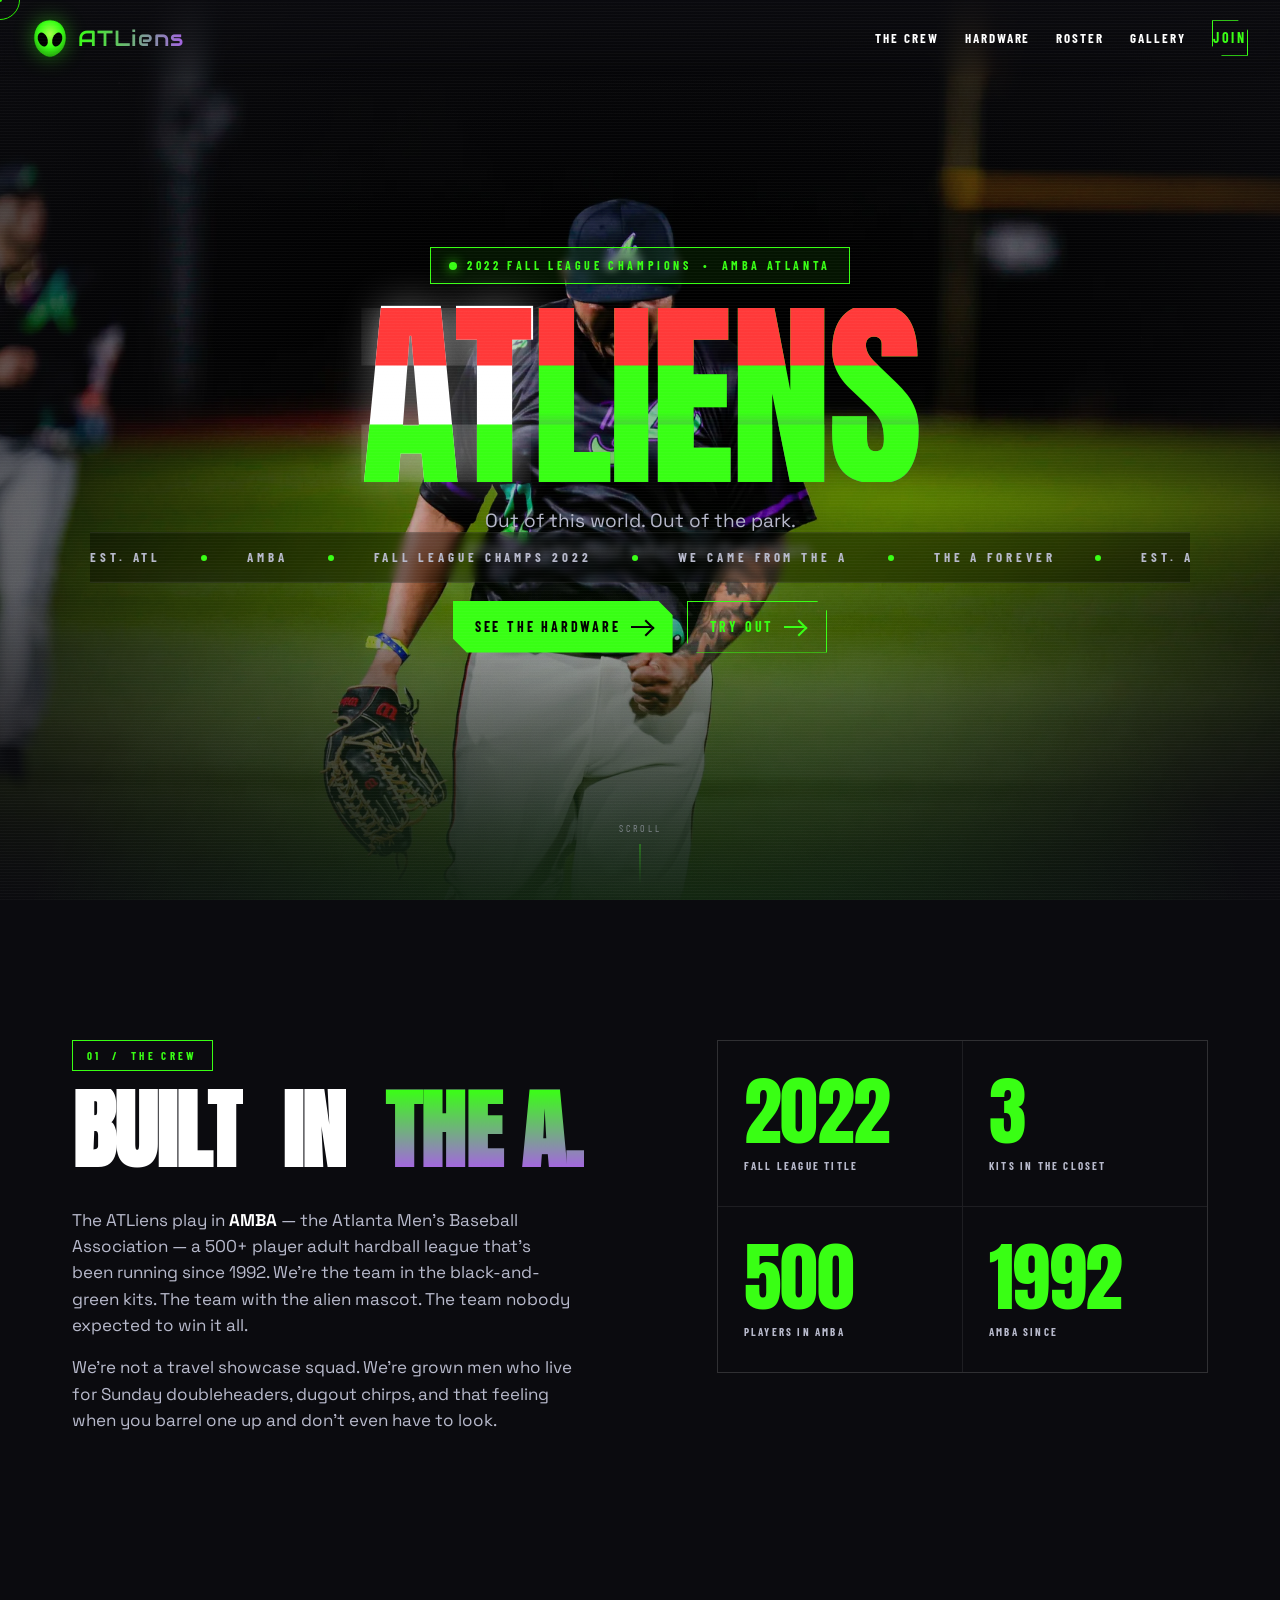
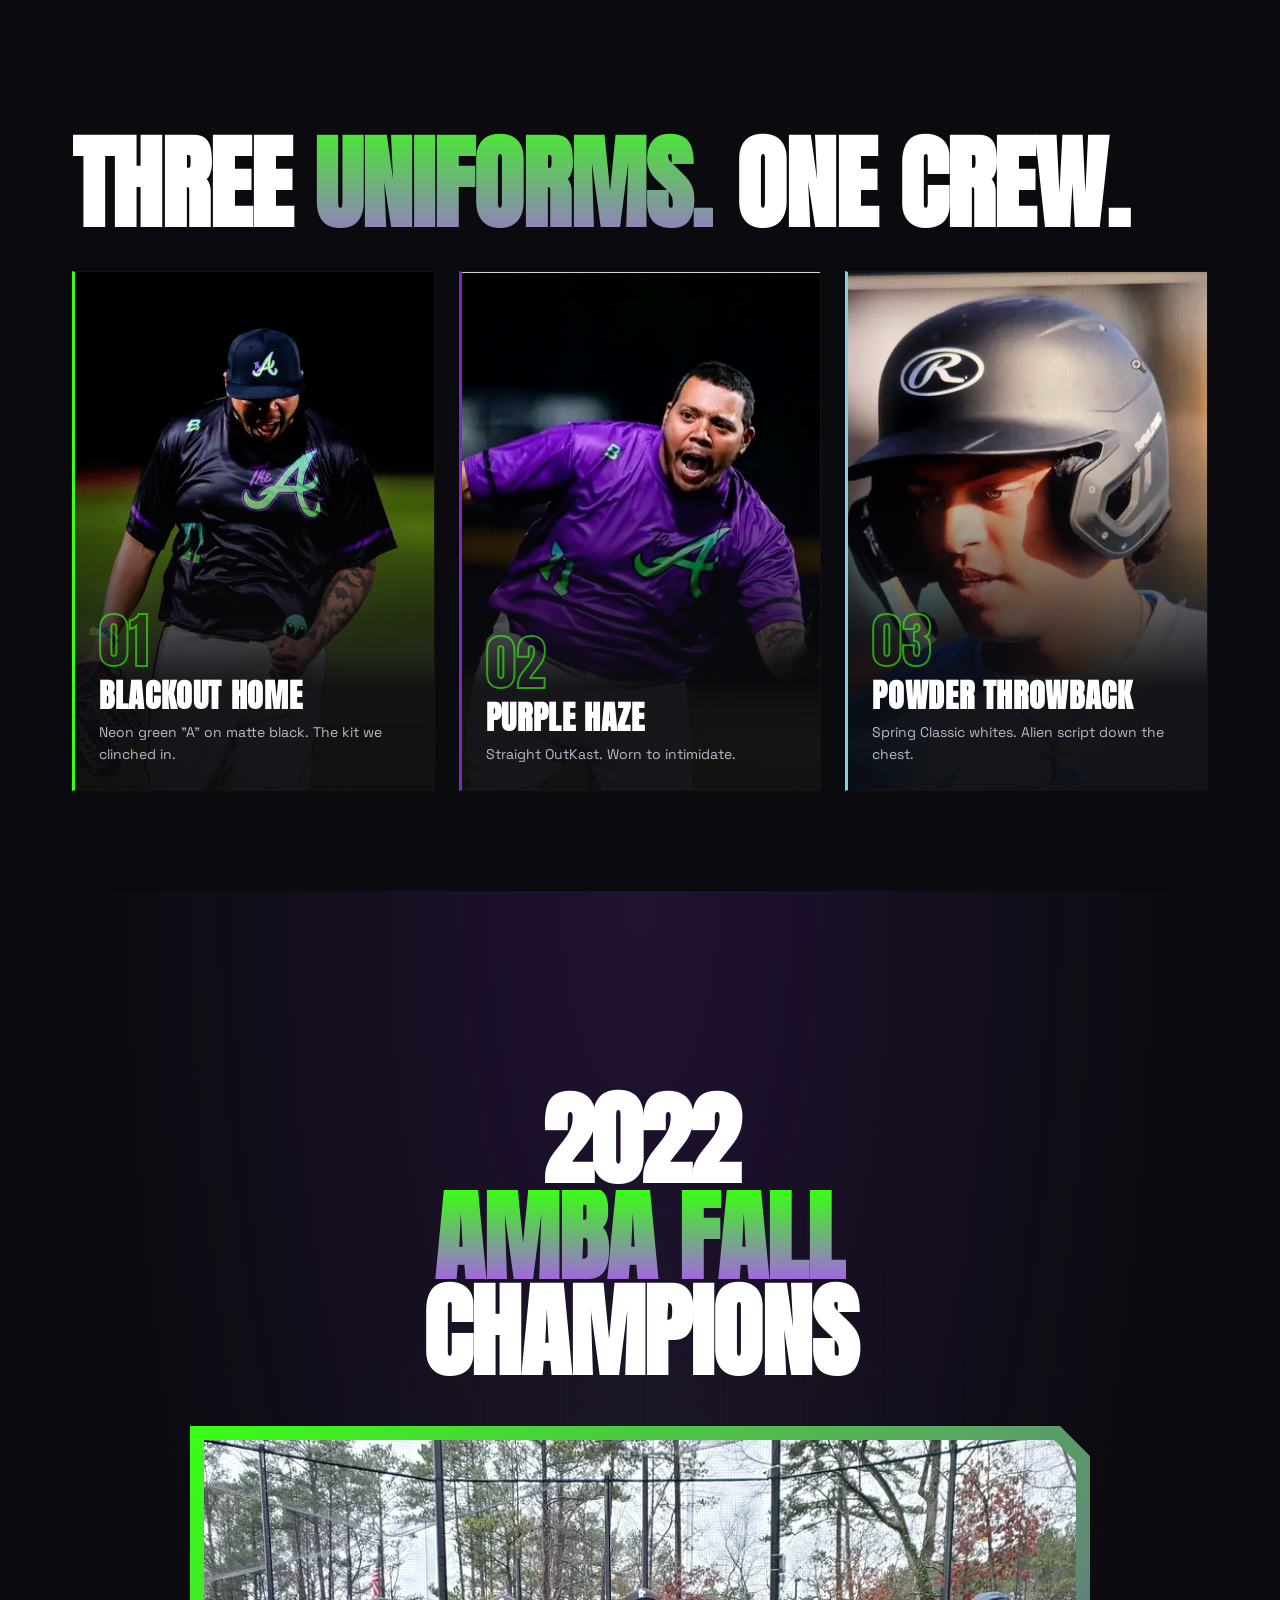
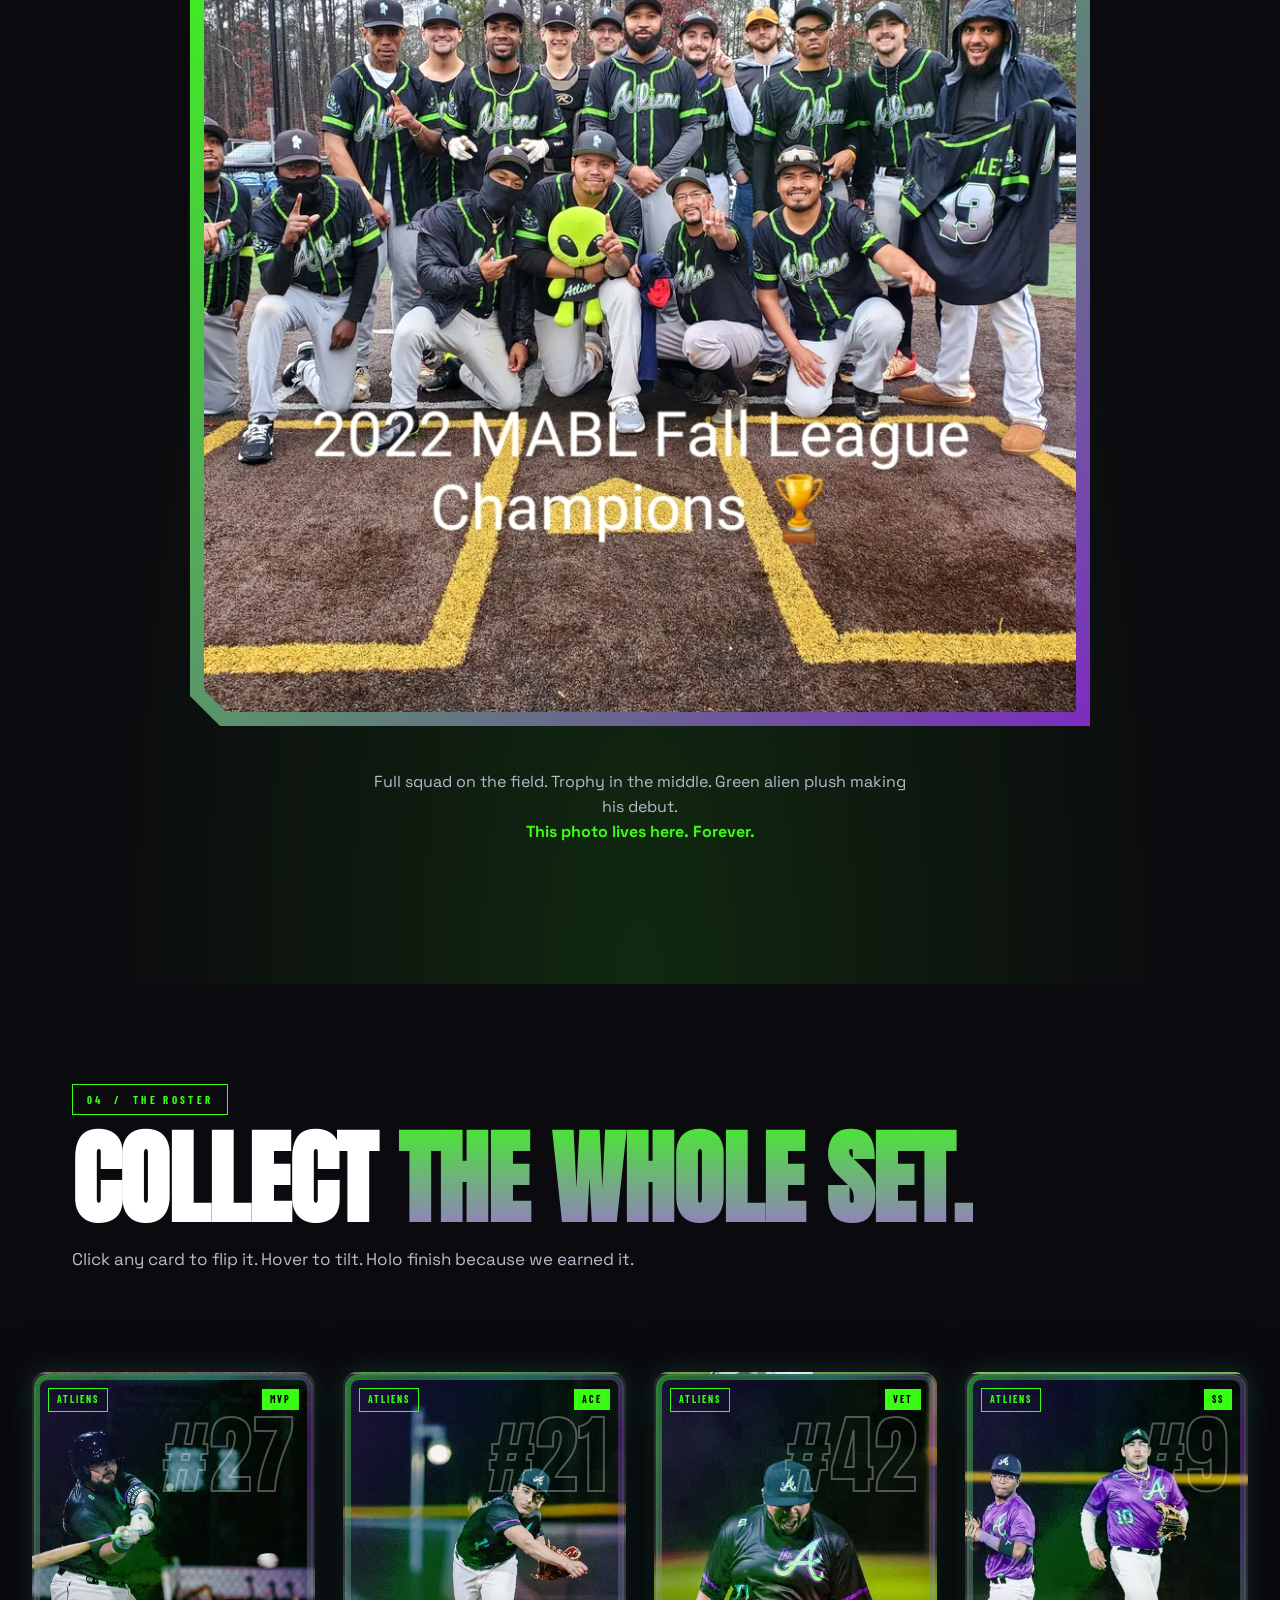
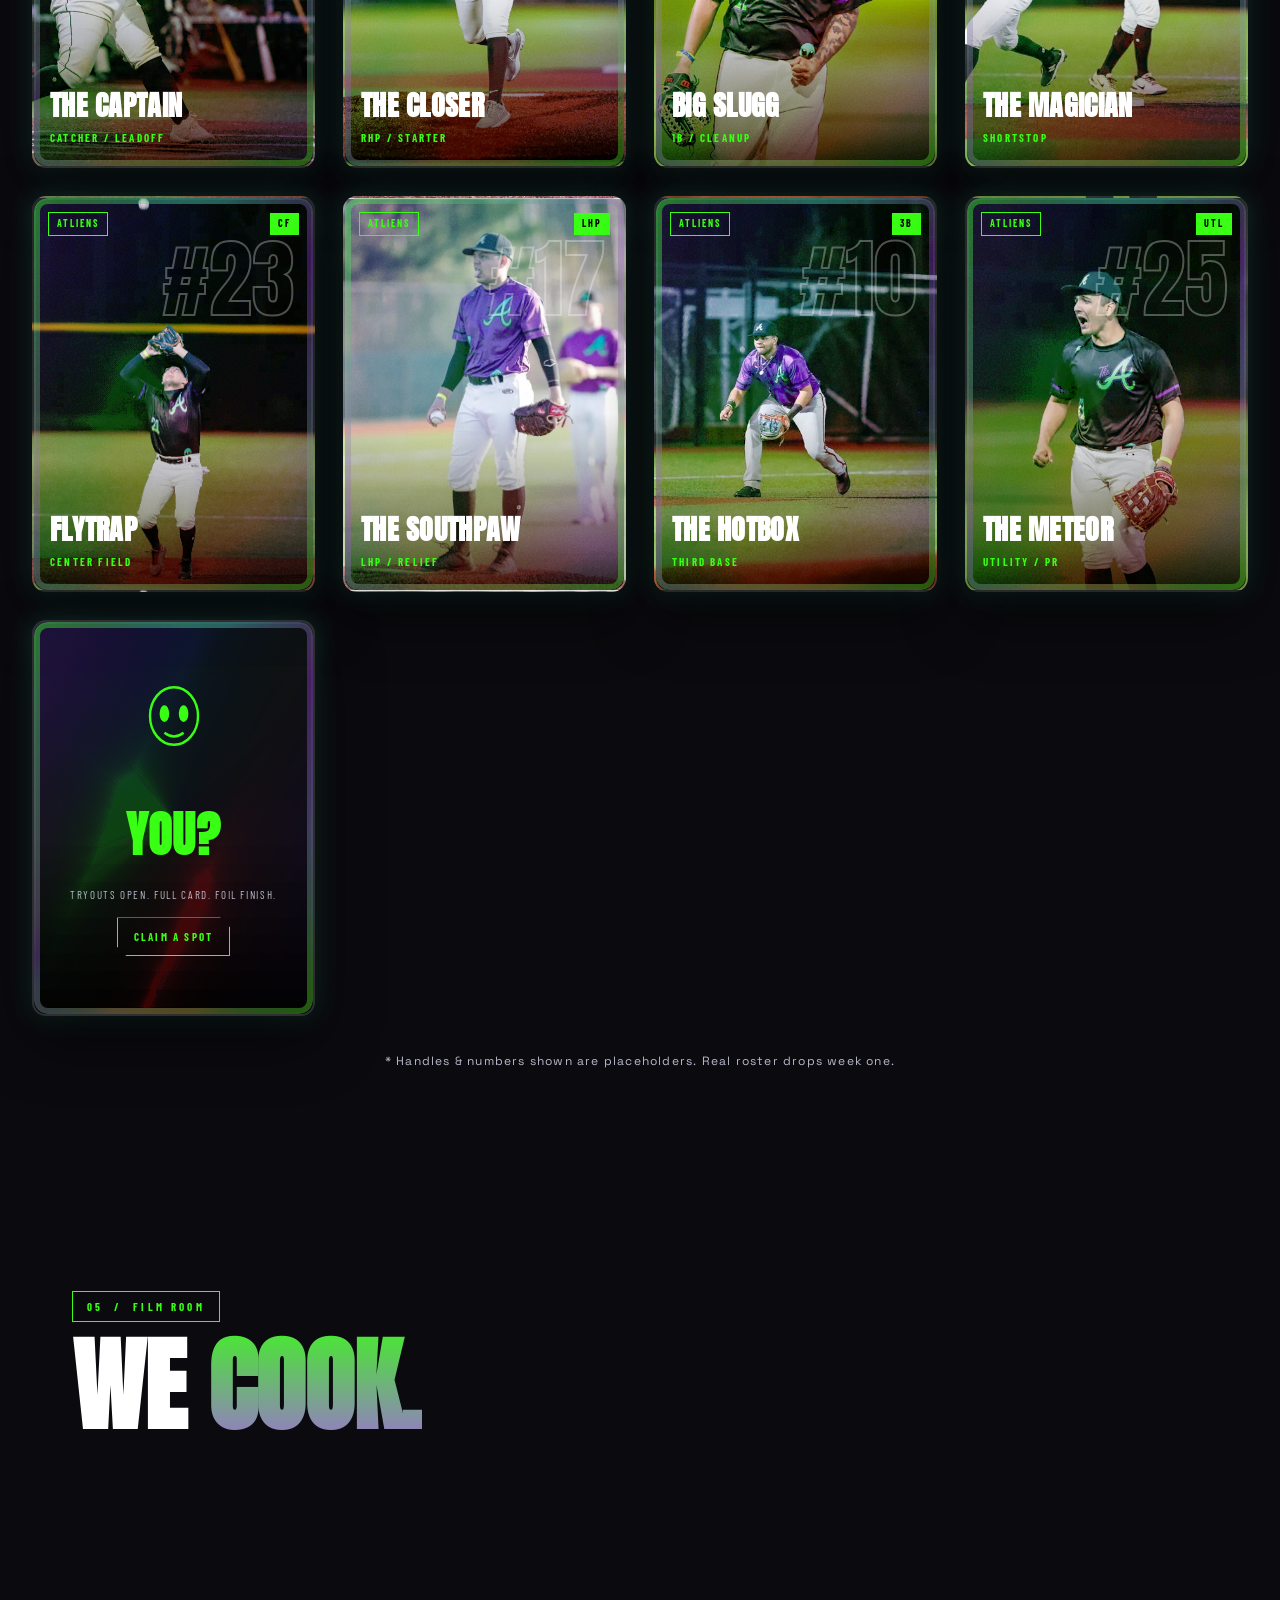
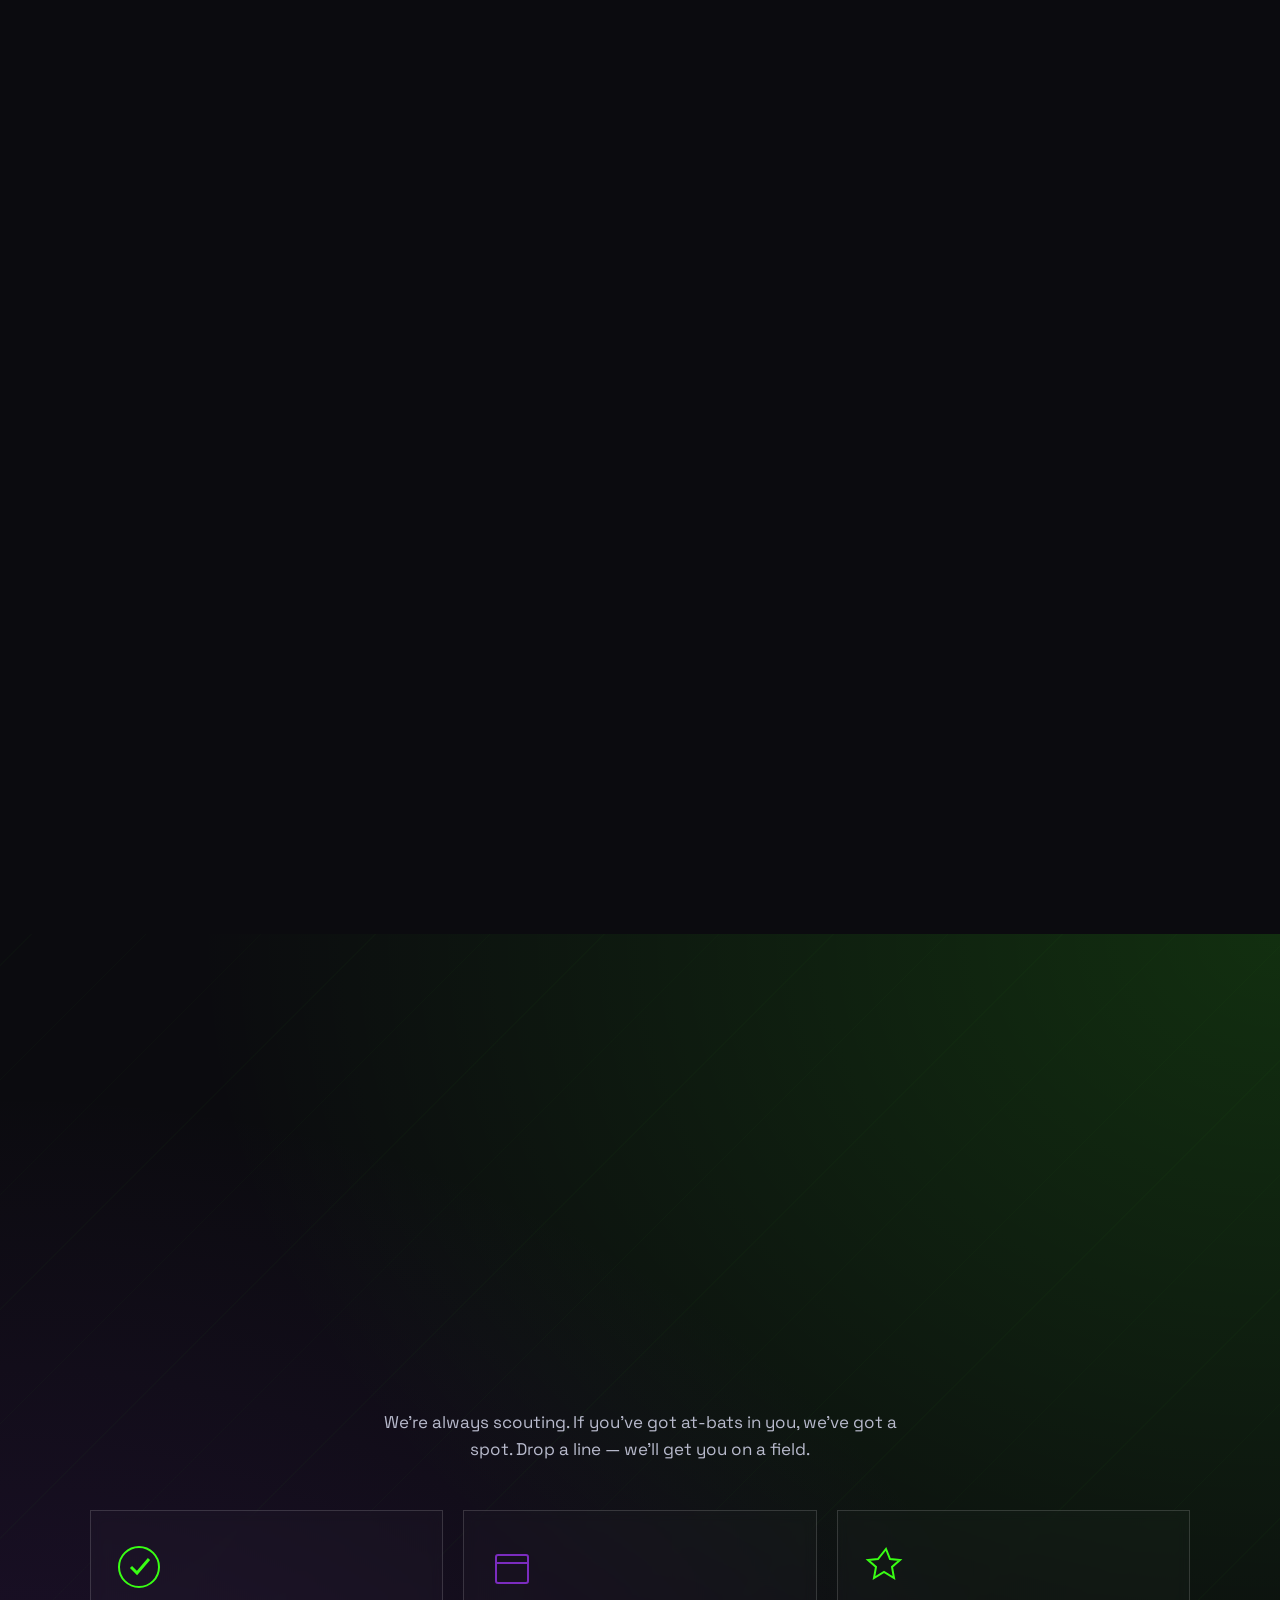
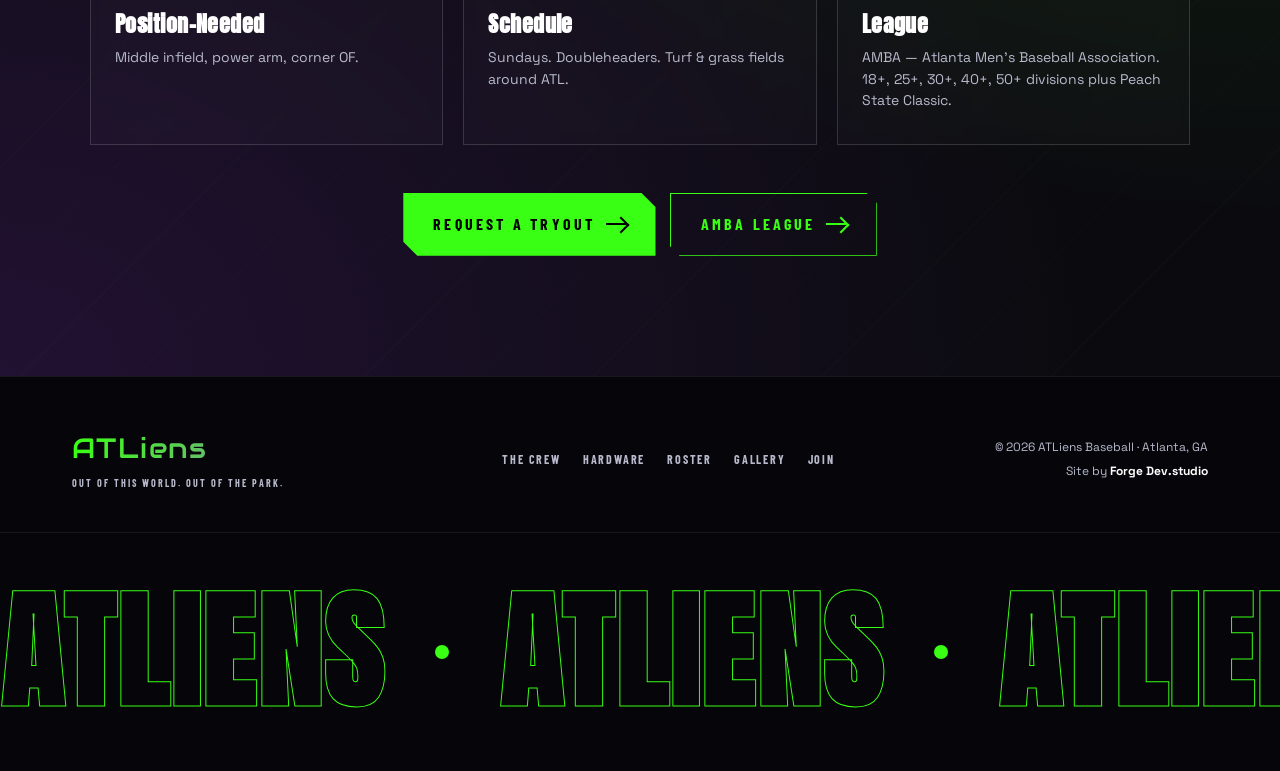
<file: index.html>
<!doctype html>
<html lang="en-US">
<head>
<meta charset="utf-8" />
<meta name="viewport" content="width=device-width,initial-scale=1,viewport-fit=cover" />

<!-- ===== Primary ===== -->
<title>ATLiens Baseball | AMBA Atlanta Men's Baseball Association</title>
<meta name="description" content="The ATLiens - 2022 Fall League Champions. Atlanta's loudest adult hardball team playing in AMBA, the Atlanta Men's Baseball Association. Out of this world. Out of the park." />
<meta name="keywords" content="ATLiens, AMBA, Atlanta Men's Baseball Association, atlmba, adult baseball Atlanta, Atlanta adult baseball league, men's baseball Atlanta, amateur baseball Georgia, AMBA champions 2022, hardball Atlanta, Atlanta baseball team, ATL baseball, Peach State Classic" />
<meta name="author" content="ATLiens Baseball Club" />
<meta name="robots" content="index, follow, max-image-preview:large, max-snippet:-1, max-video-preview:-1" />
<meta name="googlebot" content="index, follow, max-image-preview:large" />
<meta name="rating" content="general" />
<meta name="theme-color" content="#0b0b0f" media="(prefers-color-scheme: dark)" />
<meta name="theme-color" content="#0b0b0f" />
<meta name="color-scheme" content="dark" />
<meta name="format-detection" content="telephone=no" />
<meta http-equiv="Content-Language" content="en-US" />
<meta http-equiv="X-UA-Compatible" content="IE=edge" />

<!-- Canonical -->
<link rel="canonical" href="https://credwine.github.io/atliens-baseball/" />

<!-- Geo / Local SEO (Atlanta, GA) -->
<meta name="geo.region" content="US-GA" />
<meta name="geo.placename" content="Atlanta, Georgia" />
<meta name="geo.position" content="33.7490;-84.3880" />
<meta name="ICBM" content="33.7490, -84.3880" />

<!-- ===== Open Graph ===== -->
<meta property="og:title" content="ATLiens Baseball | 2022 AMBA Fall League Champions" />
<meta property="og:description" content="The loudest team in AMBA - the Atlanta Men's Baseball Association. Out of this world. Out of the park." />
<meta property="og:type" content="website" />
<meta property="og:site_name" content="ATLiens Baseball" />
<meta property="og:locale" content="en_US" />
<meta property="og:url" content="https://credwine.github.io/atliens-baseball/" />
<meta property="og:image" content="https://credwine.github.io/atliens-baseball/assets/og.jpg" />
<meta property="og:image:secure_url" content="https://credwine.github.io/atliens-baseball/assets/og.jpg" />
<meta property="og:image:type" content="image/jpeg" />
<meta property="og:image:width" content="1200" />
<meta property="og:image:height" content="630" />
<meta property="og:image:alt" content="ATLiens Baseball - 2022 AMBA Fall League Champions team photo with glitch logo" />

<!-- ===== Twitter / X ===== -->
<meta name="twitter:card" content="summary_large_image" />
<meta name="twitter:title" content="ATLiens Baseball | 2022 AMBA Fall League Champions" />
<meta name="twitter:description" content="The loudest team in AMBA - the Atlanta Men's Baseball Association. Out of this world. Out of the park." />
<meta name="twitter:image" content="https://credwine.github.io/atliens-baseball/assets/og.jpg" />
<meta name="twitter:image:alt" content="ATLiens Baseball 2022 AMBA Fall League Champions" />

<!-- ===== Icons / PWA ===== -->
<link rel="icon" href="assets/favicon.svg" type="image/svg+xml" />
<link rel="apple-touch-icon" href="assets/favicon.svg" />
<link rel="manifest" href="manifest.webmanifest" />
<meta name="apple-mobile-web-app-title" content="ATLiens" />
<meta name="apple-mobile-web-app-capable" content="yes" />
<meta name="apple-mobile-web-app-status-bar-style" content="black-translucent" />
<meta name="mobile-web-app-capable" content="yes" />
<meta name="application-name" content="ATLiens Baseball" />

<!-- ===== Resource hints ===== -->
<link rel="dns-prefetch" href="https://fonts.googleapis.com" />
<link rel="dns-prefetch" href="https://fonts.gstatic.com" />
<link rel="preconnect" href="https://fonts.googleapis.com" />
<link rel="preconnect" href="https://fonts.gstatic.com" crossorigin />

<!-- Preload LCP hero image (first in crossfade stack) -->
<link rel="preload" as="image" href="assets/img/hype-scream-m.webp" type="image/webp" fetchpriority="high" imagesrcset="assets/img/hype-scream-m.webp 900w, assets/img/hype-scream.webp 1800w" imagesizes="100vw" />

<!-- Preload critical fonts (display=block for Anton title) -->
<link href="https://fonts.googleapis.com/css2?family=Anton&family=Barlow+Condensed:wght@400;600;700;900&family=Space+Grotesk:wght@400;500;700&family=Audiowide&display=swap" rel="stylesheet" />

<link rel="stylesheet" href="styles.css?v=2" />

<!-- ===== JSON-LD structured data ===== -->
<script type="application/ld+json">
{
  "@context": "https://schema.org",
  "@graph": [
    {
      "@type": "SportsTeam",
      "@id": "https://credwine.github.io/atliens-baseball/#team",
      "name": "ATLiens",
      "alternateName": ["ATLiens Baseball", "The ATLiens"],
      "sport": "Baseball",
      "url": "https://credwine.github.io/atliens-baseball/",
      "logo": "https://credwine.github.io/atliens-baseball/assets/alien-logo.svg",
      "image": "https://credwine.github.io/atliens-baseball/assets/og.jpg",
      "description": "Adult amateur hardball team competing in AMBA - the Atlanta Men's Baseball Association. 2022 Fall League Champions.",
      "foundingLocation": {
        "@type": "Place",
        "address": {
          "@type": "PostalAddress",
          "addressLocality": "Atlanta",
          "addressRegion": "GA",
          "addressCountry": "US"
        }
      },
      "memberOf": {
        "@type": "SportsOrganization",
        "name": "Atlanta Men's Baseball Association",
        "alternateName": "AMBA",
        "url": "https://www.atlmba.com/",
        "sport": "Baseball",
        "foundingDate": "1992",
        "description": "AMBA - Atlanta Men's Baseball Association. Non-profit adult hardball league founded 1992 with 500+ players across 18+, 25+, 30+, 40+, 43+, 50+, 53+ and 60+ divisions. Hosts the AMBA / Roy Hobbs Peach State Classic on Memorial Day."
      },
      "award": [
        "2022 AMBA Fall League Champions"
      ],
      "areaServed": {
        "@type": "City",
        "name": "Atlanta",
        "containedInPlace": {
          "@type": "State",
          "name": "Georgia"
        }
      }
    },
    {
      "@type": "WebSite",
      "@id": "https://credwine.github.io/atliens-baseball/#website",
      "url": "https://credwine.github.io/atliens-baseball/",
      "name": "ATLiens Baseball",
      "description": "Official ATLiens Baseball team site - AMBA Atlanta Men's Baseball Association, 2022 Fall League Champions.",
      "inLanguage": "en-US",
      "publisher": { "@id": "https://credwine.github.io/atliens-baseball/#team" }
    },
    {
      "@type": "WebPage",
      "@id": "https://credwine.github.io/atliens-baseball/#webpage",
      "url": "https://credwine.github.io/atliens-baseball/",
      "name": "ATLiens Baseball | AMBA Atlanta Men's Baseball Association",
      "isPartOf": { "@id": "https://credwine.github.io/atliens-baseball/#website" },
      "about": { "@id": "https://credwine.github.io/atliens-baseball/#team" },
      "primaryImageOfPage": {
        "@type": "ImageObject",
        "url": "https://credwine.github.io/atliens-baseball/assets/og.jpg",
        "width": 1200,
        "height": 630
      },
      "datePublished": "2026-04-16",
      "dateModified": "2026-04-16",
      "inLanguage": "en-US"
    },
    {
      "@type": "BreadcrumbList",
      "itemListElement": [
        { "@type": "ListItem", "position": 1, "name": "Home", "item": "https://credwine.github.io/atliens-baseball/" },
        { "@type": "ListItem", "position": 2, "name": "Roster", "item": "https://credwine.github.io/atliens-baseball/#roster" },
        { "@type": "ListItem", "position": 3, "name": "Hardware", "item": "https://credwine.github.io/atliens-baseball/#trophy" },
        { "@type": "ListItem", "position": 4, "name": "Gallery", "item": "https://credwine.github.io/atliens-baseball/#gallery" },
        { "@type": "ListItem", "position": 5, "name": "Join", "item": "https://credwine.github.io/atliens-baseball/#join" }
      ]
    },
    {
      "@type": "FAQPage",
      "mainEntity": [
        {
          "@type": "Question",
          "name": "What league do the ATLiens play in?",
          "acceptedAnswer": {
            "@type": "Answer",
            "text": "The ATLiens play in AMBA - the Atlanta Men's Baseball Association. AMBA is a non-profit adult hardball league founded in 1992 with 500+ players across age divisions from 18+ through 60+."
          }
        },
        {
          "@type": "Question",
          "name": "Is this a travel ball or youth team?",
          "acceptedAnswer": {
            "@type": "Answer",
            "text": "No. The ATLiens are an adult amateur baseball team - players are 18+ competing in sanctioned AMBA divisions, not a travel or youth showcase team."
          }
        },
        {
          "@type": "Question",
          "name": "Have the ATLiens won any championships?",
          "acceptedAnswer": {
            "@type": "Answer",
            "text": "Yes. The ATLiens are 2022 Fall League Champions in AMBA."
          }
        },
        {
          "@type": "Question",
          "name": "How can I try out for the ATLiens?",
          "acceptedAnswer": {
            "@type": "Answer",
            "text": "The ATLiens are always scouting for players. Middle infield, power arms, and corner outfielders most needed. Reach out via the Join section on this site or through AMBA."
          }
        },
        {
          "@type": "Question",
          "name": "Where and when does the team play?",
          "acceptedAnswer": {
            "@type": "Answer",
            "text": "Games are typically played on Sundays as doubleheaders on turf and grass fields around the Atlanta metro area, sanctioned by AMBA - the Atlanta Men's Baseball Association."
          }
        }
      ]
    },
    {
      "@type": "ImageObject",
      "contentUrl": "https://credwine.github.io/atliens-baseball/assets/og.jpg",
      "url": "https://credwine.github.io/atliens-baseball/assets/og.jpg",
      "license": "https://credwine.github.io/atliens-baseball/",
      "acquireLicensePage": "https://credwine.github.io/atliens-baseball/",
      "creditText": "ATLiens Baseball",
      "creator": { "@type": "Organization", "name": "ATLiens Baseball" },
      "copyrightNotice": "© ATLiens Baseball"
    }
  ]
}
</script>
</head>
<body>

<!-- grain + scanline overlays (fixed) -->
<div class="fx-grain" aria-hidden="true"></div>
<div class="fx-scanlines" aria-hidden="true"></div>
<div class="fx-cursor" aria-hidden="true"><div class="fx-cursor-dot"></div></div>

<!-- starfield + UFO parallax -->
<div class="sky" aria-hidden="true">
  <div class="stars s1"></div>
  <div class="stars s2"></div>
  <div class="stars s3"></div>
  <div class="ufo">
    <svg viewBox="0 0 200 80" xmlns="http://www.w3.org/2000/svg">
      <ellipse cx="100" cy="50" rx="80" ry="12" fill="#0b0b0f" stroke="#39FF14" stroke-width="1.5"/>
      <ellipse cx="100" cy="44" rx="40" ry="20" fill="#1a0d2e" stroke="#7B2CBF" stroke-width="1.5"/>
      <circle cx="100" cy="42" r="8" fill="#39FF14" opacity=".8"/>
      <circle cx="70" cy="54" r="2.5" fill="#39FF14"/>
      <circle cx="100" cy="58" r="2.5" fill="#39FF14"/>
      <circle cx="130" cy="54" r="2.5" fill="#39FF14"/>
    </svg>
    <div class="ufo-beam"></div>
  </div>
</div>

<!-- nav -->
<nav class="nav">
  <a href="#top" class="brand" aria-label="ATLiens home">
    <span class="brand-mark">
      <img src="assets/alien-logo.svg" alt="ATLiens alien mascot" width="36" height="40"/>
    </span>
    <span class="brand-word">ATLiens</span>
  </a>
  <div class="nav-links">
    <a href="#about">The Crew</a>
    <a href="#trophy">Hardware</a>
    <a href="#roster">Roster</a>
    <a href="#gallery">Gallery</a>
    <a href="#join" class="btn-ghost">Join</a>
  </div>
  <button class="nav-toggle" aria-label="menu" aria-expanded="false">
    <span></span><span></span><span></span>
  </button>
</nav>

<main id="main">

<!-- ===================== HERO ===================== -->
<section id="top" class="hero">
  <div class="hero-stack" aria-hidden="true">
    <picture>
      <source type="image/webp" srcset="assets/img/hype-scream-m.webp 900w, assets/img/hype-scream.webp 1800w" sizes="(max-width: 768px) 100vw, 50vw"/>
      <img srcset="assets/img/hype-scream-m.jpg 900w, assets/img/hype-scream.jpg 1800w" sizes="(max-width: 768px) 100vw, 50vw" src="assets/img/hype-scream.jpg" alt="" class="hero-img active" loading="eager" fetchpriority="high" width="1800" height="1200"/>
    </picture>
    <picture>
      <source type="image/webp" srcset="assets/img/hit-contact-m.webp 900w, assets/img/hit-contact.webp 1800w" sizes="(max-width: 768px) 100vw, 50vw"/>
      <img srcset="assets/img/hit-contact-m.jpg 900w, assets/img/hit-contact.jpg 1800w" sizes="(max-width: 768px) 100vw, 50vw" src="assets/img/hit-contact.jpg" alt="" class="hero-img" loading="lazy" width="1800" height="1200"/>
    </picture>
    <picture>
      <source type="image/webp" srcset="assets/img/fist-pump-m.webp 900w, assets/img/fist-pump.webp 1800w" sizes="(max-width: 768px) 100vw, 50vw"/>
      <img srcset="assets/img/fist-pump-m.jpg 900w, assets/img/fist-pump.jpg 1800w" sizes="(max-width: 768px) 100vw, 50vw" src="assets/img/fist-pump.jpg" alt="" class="hero-img" loading="lazy" width="1800" height="1200"/>
    </picture>
    <picture>
      <source type="image/webp" srcset="assets/img/outfield-scream-m.webp 900w, assets/img/outfield-scream.webp 1800w" sizes="(max-width: 768px) 100vw, 50vw"/>
      <img srcset="assets/img/outfield-scream-m.jpg 900w, assets/img/outfield-scream.jpg 1800w" sizes="(max-width: 768px) 100vw, 50vw" src="assets/img/outfield-scream.jpg" alt="" class="hero-img" loading="lazy" width="1800" height="1200"/>
    </picture>
    <picture>
      <source type="image/webp" srcset="assets/img/pitcher-delivery-m.webp 900w, assets/img/pitcher-delivery.webp 1800w" sizes="(max-width: 768px) 100vw, 50vw"/>
      <img srcset="assets/img/pitcher-delivery-m.jpg 900w, assets/img/pitcher-delivery.jpg 1800w" sizes="(max-width: 768px) 100vw, 50vw" src="assets/img/pitcher-delivery.jpg" alt="" class="hero-img" loading="lazy" width="1800" height="1200"/>
    </picture>
  </div>
  <div class="hero-vignette"></div>
  <div class="hero-beam"></div>

  <div class="hero-content">
    <div class="hero-eyebrow">
      <span class="blinker"></span> 2022 Fall League Champions &nbsp;&bull;&nbsp; AMBA Atlanta
    </div>
    <h1 class="hero-title" aria-label="ATLiens">
      <span class="glitch" data-text="AT">AT</span><span class="glitch glitch-alt" data-text="Liens">Liens</span>
    </h1>
    <p class="hero-sub">Out of this world. Out of the park.<br/>Atlanta's loudest adult hardball team.</p>
    <div class="hero-cta">
      <a href="#trophy" class="btn-primary"><span>See the Hardware</span><i class="arr"></i></a>
      <a href="#join" class="btn-ghost">Try Out <i class="arr"></i></a>
    </div>

    <div class="hero-ticker" aria-hidden="true">
      <div class="ticker-track">
        <span>EST. ATL</span><span class="dot"></span>
        <span>AMBA</span><span class="dot"></span>
        <span>FALL LEAGUE CHAMPS 2022</span><span class="dot"></span>
        <span>WE CAME FROM THE A</span><span class="dot"></span>
        <span>THE A FOREVER</span><span class="dot"></span>
        <span>EST. ATL</span><span class="dot"></span>
        <span>AMBA</span><span class="dot"></span>
        <span>FALL LEAGUE CHAMPS 2022</span><span class="dot"></span>
        <span>WE CAME FROM THE A</span><span class="dot"></span>
        <span>THE A FOREVER</span><span class="dot"></span>
      </div>
    </div>
  </div>

  <div class="scroll-indicator">
    <span>SCROLL</span>
    <div class="scroll-line"></div>
  </div>
</section>

<!-- ===================== ABOUT / STATS ===================== -->
<section id="about" class="about">
  <div class="about-grid">
    <div class="about-copy">
      <div class="section-kicker">01 &nbsp;/&nbsp; The Crew</div>
      <h2 class="section-title">
        <span class="word-flip"><span>BUILT</span><span>BUILT</span></span>
        <span class="word-flip"><span>IN</span><span>IN</span></span>
        <span class="word-flip accent"><span>THE A.</span><span>THE A.</span></span>
      </h2>
      <p>
        The ATLiens play in <strong>AMBA</strong> &mdash; the Atlanta Men's Baseball Association &mdash; a 500+ player adult hardball league
        that's been running since 1992. We're the team in the black-and-green kits. The team with the alien mascot. The team nobody expected to win it all.
      </p>
      <p>
        We're not a travel showcase squad. We're grown men who live for Sunday doubleheaders, dugout chirps, and that feeling
        when you barrel one up and don't even have to look.
      </p>
    </div>

    <ul class="stats">
      <li>
        <span class="stat-num" data-target="2022">0</span>
        <span class="stat-label">Fall League Title</span>
      </li>
      <li>
        <span class="stat-num" data-target="3">0</span>
        <span class="stat-label">Kits in the Closet</span>
      </li>
      <li>
        <span class="stat-num" data-target="500">0</span>
        <span class="stat-label">Players in AMBA</span>
      </li>
      <li>
        <span class="stat-num" data-target="1992">0</span>
        <span class="stat-label">AMBA Since</span>
      </li>
    </ul>
  </div>
</section>

<!-- ===================== JERSEY EVOLUTION ===================== -->
<section class="jerseys">
  <div class="section-head">
    <div class="section-kicker">02 &nbsp;/&nbsp; Uniforms</div>
    <h2 class="section-title">THREE <span class="accent">UNIFORMS.</span> ONE CREW.</h2>
  </div>

  <div class="jersey-rail">
    <article class="jersey-card" data-jersey="home">
      <div class="jersey-img" style="background-image:image-set(url('assets/img/black-scream-m.webp') type('image/webp'), url('assets/img/black-scream-m.jpg') type('image/jpeg'))"></div>
      <div class="jersey-meta">
        <span class="jersey-num">01</span>
        <h3>BLACKOUT HOME</h3>
        <p>Neon green "A" on matte black. The kit we clinched in.</p>
      </div>
    </article>

    <article class="jersey-card" data-jersey="alt">
      <div class="jersey-img" style="background-image:image-set(url('assets/img/purple-celebrate-m.webp') type('image/webp'), url('assets/img/purple-celebrate-m.jpg') type('image/jpeg'))"></div>
      <div class="jersey-meta">
        <span class="jersey-num">02</span>
        <h3>PURPLE HAZE</h3>
        <p>Straight OutKast. Worn to intimidate.</p>
      </div>
    </article>

    <article class="jersey-card" data-jersey="away">
      <div class="jersey-img" style="background-image:image-set(url('assets/img/powder-helmet-m.webp') type('image/webp'), url('assets/img/powder-helmet-m.jpg') type('image/jpeg'))"></div>
      <div class="jersey-meta">
        <span class="jersey-num">03</span>
        <h3>POWDER THROWBACK</h3>
        <p>Spring Classic whites. Alien script down the chest.</p>
      </div>
    </article>
  </div>
</section>

<!-- ===================== TROPHY CASE ===================== -->
<section id="trophy" class="trophy">
  <div class="trophy-inner">
    <div class="trophy-kicker">03 &nbsp;/&nbsp; Hardware</div>
    <h2 class="trophy-title">
      <span>2022</span>
      <span class="accent">AMBA FALL</span>
      <span>CHAMPIONS</span>
    </h2>
    <div class="trophy-photo">
      <picture>
        <source type="image/webp" srcset="assets/img/champions-2022-m.webp 900w, assets/img/champions-2022.webp 1800w" sizes="(max-width: 768px) 100vw, 50vw"/>
        <img srcset="assets/img/champions-2022-m.jpg 900w, assets/img/champions-2022.jpg 1800w" sizes="(max-width: 768px) 100vw, 50vw" src="assets/img/champions-2022.jpg" alt="The full ATLiens squad on the field holding the 2022 AMBA Fall League Championship trophy, with their green alien plush mascot" loading="lazy" width="1200" height="900"/>
      </picture>
      <div class="trophy-rays"></div>
    </div>
    <p class="trophy-caption">
      Full squad on the field. Trophy in the middle. Green alien plush making his debut.
      <br/><em>This photo lives here. Forever.</em>
    </p>
  </div>
</section>

<!-- ===================== ROSTER / BASEBALL CARDS ===================== -->
<section id="roster" class="roster">
  <div class="section-head">
    <div class="section-kicker">04 &nbsp;/&nbsp; The Roster</div>
    <h2 class="section-title">COLLECT <span class="accent">THE WHOLE SET.</span></h2>
    <p class="section-lede">Click any card to flip it. Hover to tilt. Holo finish because we earned it.</p>
  </div>

  <div class="card-grid">
    <!-- card template repeated -->
    <article class="bball-card" tabindex="0">
      <div class="bball-inner">
        <div class="bball-front" style="--img:image-set(url('assets/img/hit-contact-m.webp') type('image/webp'), url('assets/img/hit-contact-m.jpg') type('image/jpeg'))">
          <div class="holo"></div>
          <div class="card-head">
            <span class="card-team">ATLIENS</span>
            <span class="card-rookie">MVP</span>
          </div>
          <div class="card-num">#27</div>
          <div class="card-pose"></div>
          <div class="card-foot">
            <h3 class="card-name">THE CAPTAIN</h3>
            <span class="card-pos">CATCHER / LEADOFF</span>
          </div>
        </div>
        <div class="bball-back">
          <div class="alien-file-head">ALIEN FILE</div>
          <dl>
            <dt>HOME PLANET</dt><dd>East Atlanta</dd>
            <dt>SIGNATURE</dt><dd>Walk-off double to the gap</dd>
            <dt>WEAKNESS</dt><dd>Bad umps, inside corner</dd>
            <dt>RITUAL</dt><dd>Waffle House pregame</dd>
          </dl>
        </div>
      </div>
    </article>

    <article class="bball-card" tabindex="0">
      <div class="bball-inner">
        <div class="bball-front" style="--img:image-set(url('assets/img/pitcher-night-m.webp') type('image/webp'), url('assets/img/pitcher-night-m.jpg') type('image/jpeg'))">
          <div class="holo"></div>
          <div class="card-head"><span class="card-team">ATLIENS</span><span class="card-rookie">ACE</span></div>
          <div class="card-num">#21</div>
          <div class="card-pose"></div>
          <div class="card-foot">
            <h3 class="card-name">THE CLOSER</h3>
            <span class="card-pos">RHP / STARTER</span>
          </div>
        </div>
        <div class="bball-back">
          <div class="alien-file-head">ALIEN FILE</div>
          <dl>
            <dt>HOME PLANET</dt><dd>Decatur</dd>
            <dt>SIGNATURE</dt><dd>Wipeout slider, back foot</dd>
            <dt>WEAKNESS</dt><dd>The humidity in August</dd>
            <dt>RITUAL</dt><dd>No one sits in his chair</dd>
          </dl>
        </div>
      </div>
    </article>

    <article class="bball-card" tabindex="0">
      <div class="bball-inner">
        <div class="bball-front" style="--img:image-set(url('assets/img/hype-scream-m.webp') type('image/webp'), url('assets/img/hype-scream-m.jpg') type('image/jpeg'))">
          <div class="holo"></div>
          <div class="card-head"><span class="card-team">ATLIENS</span><span class="card-rookie">VET</span></div>
          <div class="card-num">#42</div>
          <div class="card-pose"></div>
          <div class="card-foot">
            <h3 class="card-name">BIG SLUGG</h3>
            <span class="card-pos">1B / CLEANUP</span>
          </div>
        </div>
        <div class="bball-back">
          <div class="alien-file-head">ALIEN FILE</div>
          <dl>
            <dt>HOME PLANET</dt><dd>West End</dd>
            <dt>SIGNATURE</dt><dd>450ft batting practice</dd>
            <dt>WEAKNESS</dt><dd>Slow rollers to third</dd>
            <dt>RITUAL</dt><dd>Always wears the chain</dd>
          </dl>
        </div>
      </div>
    </article>

    <article class="bball-card" tabindex="0">
      <div class="bball-inner">
        <div class="bball-front" style="--img:image-set(url('assets/img/purple-double-m.webp') type('image/webp'), url('assets/img/purple-double-m.jpg') type('image/jpeg'))">
          <div class="holo"></div>
          <div class="card-head"><span class="card-team">ATLIENS</span><span class="card-rookie">SS</span></div>
          <div class="card-num">#9</div>
          <div class="card-pose"></div>
          <div class="card-foot">
            <h3 class="card-name">THE MAGICIAN</h3>
            <span class="card-pos">SHORTSTOP</span>
          </div>
        </div>
        <div class="bball-back">
          <div class="alien-file-head">ALIEN FILE</div>
          <dl>
            <dt>HOME PLANET</dt><dd>Doraville</dd>
            <dt>SIGNATURE</dt><dd>Behind the bag, across the body</dd>
            <dt>WEAKNESS</dt><dd>Slow-pitch softball</dd>
            <dt>RITUAL</dt><dd>Taps the ground before every pitch</dd>
          </dl>
        </div>
      </div>
    </article>

    <article class="bball-card" tabindex="0">
      <div class="bball-inner">
        <div class="bball-front" style="--img:image-set(url('assets/img/outfield-catch-m.webp') type('image/webp'), url('assets/img/outfield-catch-m.jpg') type('image/jpeg'))">
          <div class="holo"></div>
          <div class="card-head"><span class="card-team">ATLIENS</span><span class="card-rookie">CF</span></div>
          <div class="card-num">#23</div>
          <div class="card-pose"></div>
          <div class="card-foot">
            <h3 class="card-name">FLYTRAP</h3>
            <span class="card-pos">CENTER FIELD</span>
          </div>
        </div>
        <div class="bball-back">
          <div class="alien-file-head">ALIEN FILE</div>
          <dl>
            <dt>HOME PLANET</dt><dd>Smyrna</dd>
            <dt>SIGNATURE</dt><dd>Warning-track robbery</dd>
            <dt>WEAKNESS</dt><dd>Line drives to the wall</dd>
            <dt>RITUAL</dt><dd>Speaks only with gloved hand raised</dd>
          </dl>
        </div>
      </div>
    </article>

    <article class="bball-card" tabindex="0">
      <div class="bball-inner">
        <div class="bball-front" style="--img:image-set(url('assets/img/pitcher-purple-night-m.webp') type('image/webp'), url('assets/img/pitcher-purple-night-m.jpg') type('image/jpeg'))">
          <div class="holo"></div>
          <div class="card-head"><span class="card-team">ATLIENS</span><span class="card-rookie">LHP</span></div>
          <div class="card-num">#17</div>
          <div class="card-pose"></div>
          <div class="card-foot">
            <h3 class="card-name">THE SOUTHPAW</h3>
            <span class="card-pos">LHP / RELIEF</span>
          </div>
        </div>
        <div class="bball-back">
          <div class="alien-file-head">ALIEN FILE</div>
          <dl>
            <dt>HOME PLANET</dt><dd>Marietta</dd>
            <dt>SIGNATURE</dt><dd>Paints the black every time</dd>
            <dt>WEAKNESS</dt><dd>Lefties that sit dead-red</dd>
            <dt>RITUAL</dt><dd>Eats a banana between innings</dd>
          </dl>
        </div>
      </div>
    </article>

    <article class="bball-card" tabindex="0">
      <div class="bball-inner">
        <div class="bball-front" style="--img:image-set(url('assets/img/purple-fielding-m.webp') type('image/webp'), url('assets/img/purple-fielding-m.jpg') type('image/jpeg'))">
          <div class="holo"></div>
          <div class="card-head"><span class="card-team">ATLIENS</span><span class="card-rookie">3B</span></div>
          <div class="card-num">#10</div>
          <div class="card-pose"></div>
          <div class="card-foot">
            <h3 class="card-name">THE HOTBOX</h3>
            <span class="card-pos">THIRD BASE</span>
          </div>
        </div>
        <div class="bball-back">
          <div class="alien-file-head">ALIEN FILE</div>
          <dl>
            <dt>HOME PLANET</dt><dd>East Lake</dd>
            <dt>SIGNATURE</dt><dd>Barehand and fire</dd>
            <dt>WEAKNESS</dt><dd>Soft tappers down the line</dd>
            <dt>RITUAL</dt><dd>Chews sunflower seeds aggressively</dd>
          </dl>
        </div>
      </div>
    </article>

    <article class="bball-card" tabindex="0">
      <div class="bball-inner">
        <div class="bball-front" style="--img:image-set(url('assets/img/purple-slide-m.webp') type('image/webp'), url('assets/img/purple-slide-m.jpg') type('image/jpeg'))">
          <div class="holo"></div>
          <div class="card-head"><span class="card-team">ATLIENS</span><span class="card-rookie">UTL</span></div>
          <div class="card-num">#25</div>
          <div class="card-pose"></div>
          <div class="card-foot">
            <h3 class="card-name">THE METEOR</h3>
            <span class="card-pos">UTILITY / PR</span>
          </div>
        </div>
        <div class="bball-back">
          <div class="alien-file-head">ALIEN FILE</div>
          <dl>
            <dt>HOME PLANET</dt><dd>Grant Park</dd>
            <dt>SIGNATURE</dt><dd>Headfirst into every base</dd>
            <dt>WEAKNESS</dt><dd>Laundry</dd>
            <dt>RITUAL</dt><dd>Red-and-black shades, always</dd>
          </dl>
        </div>
      </div>
    </article>

    <!-- teaser slot -->
    <article class="bball-card ghost" tabindex="0">
      <div class="bball-inner">
        <div class="bball-front" style="background:#0b0b0f;">
          <div class="holo"></div>
          <div class="ghost-inner">
            <div class="ghost-alien">
              <svg viewBox="0 0 60 80" xmlns="http://www.w3.org/2000/svg" aria-hidden="true">
                <ellipse cx="30" cy="30" rx="20" ry="24" fill="none" stroke="#39FF14" stroke-width="2"/>
                <ellipse cx="22" cy="28" rx="4" ry="7" fill="#39FF14"/>
                <ellipse cx="38" cy="28" rx="4" ry="7" fill="#39FF14"/>
                <path d="M22 44 q8 6 16 0" fill="none" stroke="#39FF14" stroke-width="2"/>
              </svg>
            </div>
            <h3>YOU?</h3>
            <p>Tryouts open. Full card. Foil finish.</p>
            <a href="#join" class="btn-ghost mini">Claim a Spot</a>
          </div>
        </div>
      </div>
    </article>
  </div>

  <p class="roster-note">* Handles &amp; numbers shown are placeholders. Real roster drops week one.</p>
</section>

<!-- ===================== GALLERY ===================== -->
<section id="gallery" class="gallery">
  <div class="section-head">
    <div class="section-kicker">05 &nbsp;/&nbsp; Film Room</div>
    <h2 class="section-title">WE <span class="accent">COOK.</span></h2>
  </div>

  <div class="gal-grid">
    <figure class="gal tall"><picture><source type="image/webp" srcset="assets/img/pitcher-followthrough-m.webp 900w, assets/img/pitcher-followthrough.webp 1800w" sizes="(max-width: 768px) 100vw, 50vw"/><img srcset="assets/img/pitcher-followthrough-m.jpg 900w, assets/img/pitcher-followthrough.jpg 1800w" sizes="(max-width: 768px) 100vw, 50vw" src="assets/img/pitcher-followthrough.jpg" alt="ATLiens pitcher finishing his delivery under the lights" loading="lazy" width="800" height="1000"/></picture></figure>
    <figure class="gal"><picture><source type="image/webp" srcset="assets/img/hit-contact-m.webp 900w, assets/img/hit-contact.webp 1800w" sizes="(max-width: 768px) 100vw, 50vw"/><img srcset="assets/img/hit-contact-m.jpg 900w, assets/img/hit-contact.jpg 1800w" sizes="(max-width: 768px) 100vw, 50vw" src="assets/img/hit-contact.jpg" alt="ATLiens batter making contact at the plate in a night game" loading="lazy" width="800" height="600"/></picture></figure>
    <figure class="gal"><picture><source type="image/webp" srcset="assets/img/outfield-scream-m.webp 900w, assets/img/outfield-scream.webp 1800w" sizes="(max-width: 768px) 100vw, 50vw"/><img srcset="assets/img/outfield-scream-m.jpg 900w, assets/img/outfield-scream.jpg 1800w" sizes="(max-width: 768px) 100vw, 50vw" src="assets/img/outfield-scream.jpg" alt="ATLiens outfielder celebrating a defensive play" loading="lazy" width="800" height="600"/></picture></figure>
    <figure class="gal wide"><picture><source type="image/webp" srcset="assets/img/double-play-m.webp 900w, assets/img/double-play.webp 1800w" sizes="(max-width: 768px) 100vw, 50vw"/><img srcset="assets/img/double-play-m.jpg 900w, assets/img/double-play.jpg 1800w" sizes="(max-width: 768px) 100vw, 50vw" src="assets/img/double-play.jpg" alt="ATLiens infielder turning a double play at second base" loading="lazy" width="1600" height="800"/></picture></figure>
    <figure class="gal"><picture><source type="image/webp" srcset="assets/img/pitcher-night-m.webp 900w, assets/img/pitcher-night.webp 1800w" sizes="(max-width: 768px) 100vw, 50vw"/><img srcset="assets/img/pitcher-night-m.jpg 900w, assets/img/pitcher-night.jpg 1800w" sizes="(max-width: 768px) 100vw, 50vw" src="assets/img/pitcher-night.jpg" alt="ATLiens pitcher delivering a fastball at night" loading="lazy" width="800" height="600"/></picture></figure>
    <figure class="gal tall"><picture><source type="image/webp" srcset="assets/img/black-scream-m.webp 900w, assets/img/black-scream.webp 1800w" sizes="(max-width: 768px) 100vw, 50vw"/><img srcset="assets/img/black-scream-m.jpg 900w, assets/img/black-scream.jpg 1800w" sizes="(max-width: 768px) 100vw, 50vw" src="assets/img/black-scream.jpg" alt="ATLiens player in black kit celebrating after a play" loading="lazy" width="800" height="1000"/></picture></figure>
    <figure class="gal"><picture><source type="image/webp" srcset="assets/img/huddle-27-m.webp 900w, assets/img/huddle-27.webp 1800w" sizes="(max-width: 768px) 100vw, 50vw"/><img srcset="assets/img/huddle-27-m.jpg 900w, assets/img/huddle-27.jpg 1800w" sizes="(max-width: 768px) 100vw, 50vw" src="assets/img/huddle-27.jpg" alt="ATLiens number 27 in dugout huddle with teammates" loading="lazy" width="800" height="600"/></picture></figure>
    <figure class="gal"><picture><source type="image/webp" srcset="assets/img/florida-team-m.webp 900w, assets/img/florida-team.webp 1800w" sizes="(max-width: 768px) 100vw, 50vw"/><img srcset="assets/img/florida-team-m.jpg 900w, assets/img/florida-team.jpg 1800w" sizes="(max-width: 768px) 100vw, 50vw" src="assets/img/florida-team.jpg" alt="Full ATLiens roster in powder blue kits at the AMBA Roy Hobbs Peach State Classic" loading="lazy" width="800" height="600"/></picture></figure>
    <figure class="gal wide"><picture><source type="image/webp" srcset="assets/img/purple-celebrate-m.webp 900w, assets/img/purple-celebrate.webp 1800w" sizes="(max-width: 768px) 100vw, 50vw"/><img srcset="assets/img/purple-celebrate-m.jpg 900w, assets/img/purple-celebrate.jpg 1800w" sizes="(max-width: 768px) 100vw, 50vw" src="assets/img/purple-celebrate.jpg" alt="ATLiens player in purple jersey screaming in celebration after scoring" loading="lazy" width="1600" height="800"/></picture></figure>
    <figure class="gal"><picture><source type="image/webp" srcset="assets/img/pitcher-day-m.webp 900w, assets/img/pitcher-day.webp 1800w" sizes="(max-width: 768px) 100vw, 50vw"/><img srcset="assets/img/pitcher-day-m.jpg 900w, assets/img/pitcher-day.jpg 1800w" sizes="(max-width: 768px) 100vw, 50vw" src="assets/img/pitcher-day.jpg" alt="ATLiens pitcher in day game warming up on the mound" loading="lazy" width="800" height="600"/></picture></figure>
    <figure class="gal"><picture><source type="image/webp" srcset="assets/img/hype-fist-green-m.webp 900w, assets/img/hype-fist-green.webp 1800w" sizes="(max-width: 768px) 100vw, 50vw"/><img srcset="assets/img/hype-fist-green-m.jpg 900w, assets/img/hype-fist-green.jpg 1800w" sizes="(max-width: 768px) 100vw, 50vw" src="assets/img/hype-fist-green.jpg" alt="ATLiens player fist-pumping in the neon-green home kit" loading="lazy" width="800" height="600"/></picture></figure>
    <figure class="gal"><picture><source type="image/webp" srcset="assets/img/two-up-blue-m.webp 900w, assets/img/two-up-blue.webp 1800w" sizes="(max-width: 768px) 100vw, 50vw"/><img srcset="assets/img/two-up-blue-m.jpg 900w, assets/img/two-up-blue.jpg 1800w" sizes="(max-width: 768px) 100vw, 50vw" src="assets/img/two-up-blue.jpg" alt="Two ATLiens players taking a selfie in powder blue kits" loading="lazy" width="800" height="600"/></picture></figure>
  </div>
</section>

<!-- ===================== JOIN ===================== -->
<section id="join" class="join">
  <div class="join-inner">
    <div class="join-kicker">06 &nbsp;/&nbsp; Recruiting</div>
    <h2 class="join-title">
      <span>THINK YOU CAN</span>
      <span class="accent mega">HANG?</span>
    </h2>
    <p>
      We're always scouting. If you've got at-bats in you, we've got a spot. Drop a line &mdash;
      we'll get you on a field.
    </p>
    <div class="join-cards">
      <div class="join-card">
        <div class="jc-icon">
          <svg viewBox="0 0 48 48" aria-hidden="true"><circle cx="24" cy="24" r="20" fill="none" stroke="#39FF14" stroke-width="2"/><path d="M16 24l6 6 12-14" fill="none" stroke="#39FF14" stroke-width="3"/></svg>
        </div>
        <h3>Position-Needed</h3>
        <p>Middle infield, power arm, corner OF.</p>
      </div>
      <div class="join-card">
        <div class="jc-icon">
          <svg viewBox="0 0 48 48" aria-hidden="true"><rect x="8" y="12" width="32" height="28" rx="2" fill="none" stroke="#7B2CBF" stroke-width="2"/><path d="M8 20h32" stroke="#7B2CBF" stroke-width="2"/></svg>
        </div>
        <h3>Schedule</h3>
        <p>Sundays. Doubleheaders. Turf &amp; grass fields around ATL.</p>
      </div>
      <div class="join-card">
        <div class="jc-icon">
          <svg viewBox="0 0 48 48" aria-hidden="true"><path d="M24 6l4 10 10 1-8 7 2 11-10-6-10 6 2-11-8-7 10-1z" fill="none" stroke="#39FF14" stroke-width="2"/></svg>
        </div>
        <h3>League</h3>
        <p>AMBA &mdash; Atlanta Men's Baseball Association. 18+, 25+, 30+, 40+, 50+ divisions plus Peach State Classic.</p>
      </div>
    </div>
    <div class="join-cta">
      <a href="mailto:thomas@example.com?subject=ATLiens%20Tryout" class="btn-primary big"><span>Request a Tryout</span><i class="arr"></i></a>
      <a href="https://www.atlmba.com/" target="_blank" rel="noopener" class="btn-ghost big">AMBA League <i class="arr"></i></a>
    </div>
  </div>
</section>

</main>

<!-- ===================== FOOTER ===================== -->
<footer class="foot">
  <div class="foot-inner">
    <div class="foot-brand">
      <span class="brand-word">ATLiens</span>
      <span class="foot-tag">OUT OF THIS WORLD. OUT OF THE PARK.</span>
    </div>
    <div class="foot-links">
      <a href="#about">The Crew</a>
      <a href="#trophy">Hardware</a>
      <a href="#roster">Roster</a>
      <a href="#gallery">Gallery</a>
      <a href="#join">Join</a>
    </div>
    <div class="foot-meta">
      <span>&copy; <span id="y"></span> ATLiens Baseball &middot; Atlanta, GA</span>
      <a href="https://forgedev.studio" target="_blank" rel="noopener" class="foot-by">Site by <strong>Forge Dev.studio</strong></a>
    </div>
  </div>
  <div class="foot-marquee" aria-hidden="true">
    <div class="ticker-track">
      <span>ATLIENS</span><span class="dot"></span>
      <span>ATLIENS</span><span class="dot"></span>
      <span>ATLIENS</span><span class="dot"></span>
      <span>ATLIENS</span><span class="dot"></span>
      <span>ATLIENS</span><span class="dot"></span>
      <span>ATLIENS</span><span class="dot"></span>
      <span>ATLIENS</span><span class="dot"></span>
      <span>ATLIENS</span><span class="dot"></span>
    </div>
  </div>
</footer>

<script src="site.js" defer></script>
</body>
</html>
</file>
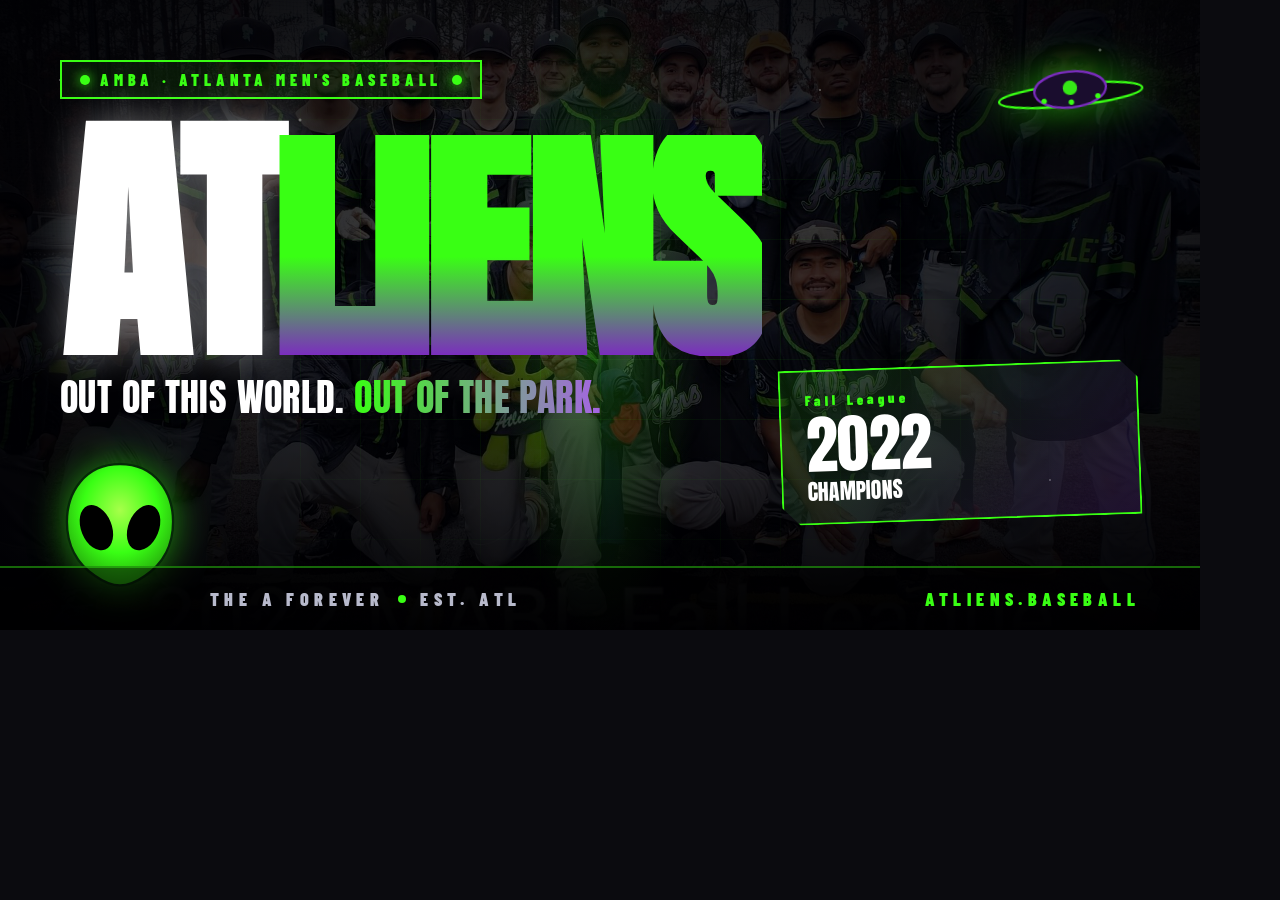
<file: og.html>
<!doctype html>
<html>
<head>
<meta charset="utf-8" />
<title>ATLiens OG Card</title>
<link rel="preconnect" href="https://fonts.googleapis.com" />
<link rel="preconnect" href="https://fonts.gstatic.com" crossorigin />
<link href="https://fonts.googleapis.com/css2?family=Anton&family=Barlow+Condensed:wght@700;900&family=Audiowide&display=swap" rel="stylesheet" />
<style>
  * { margin: 0; padding: 0; box-sizing: border-box; }
  html, body { width: 1200px; height: 630px; overflow: hidden; background: #0b0b0f; }
  body {
    position: relative;
    font-family: 'Anton', Impact, sans-serif;
    color: #fff;
  }

  /* bg champ photo + dark gradient overlay */
  .bg {
    position: absolute; inset: 0;
    background-image: url('assets/img/champions-2022.jpg');
    background-size: cover;
    background-position: center 35%;
    filter: saturate(1.2) contrast(1.1) brightness(.55);
  }
  .bg::after {
    content: ''; position: absolute; inset: 0;
    background:
      linear-gradient(90deg, rgba(11,11,15,.92) 0%, rgba(11,11,15,.5) 45%, rgba(11,11,15,.85) 100%),
      linear-gradient(180deg, rgba(11,11,15,.6) 0%, transparent 35%, transparent 60%, rgba(11,11,15,.95) 100%);
  }

  /* starfield */
  .stars {
    position: absolute; inset: 0;
    background-image:
      radial-gradient(1.5px 1.5px at 60px 80px, #fff, transparent),
      radial-gradient(2px 2px at 300px 120px, #fff, transparent),
      radial-gradient(1px 1px at 550px 40px, #fff, transparent),
      radial-gradient(1.5px 1.5px at 820px 90px, #fff, transparent),
      radial-gradient(2px 2px at 1100px 50px, #fff, transparent),
      radial-gradient(1px 1px at 150px 400px, #fff, transparent),
      radial-gradient(1.5px 1.5px at 1050px 480px, #fff, transparent);
    opacity: .5;
  }

  /* grid overlay */
  .grid-fx {
    position: absolute; inset: 0;
    background-image:
      linear-gradient(90deg, rgba(57,255,20,.08) 1px, transparent 1px),
      linear-gradient(0deg, rgba(57,255,20,.08) 1px, transparent 1px);
    background-size: 60px 60px;
    mask-image: radial-gradient(ellipse at center, #000, transparent 70%);
    -webkit-mask-image: radial-gradient(ellipse at center, #000, transparent 70%);
  }

  /* beam */
  .beam {
    position: absolute; inset: -10% 40%;
    background: radial-gradient(ellipse at center, rgba(57,255,20,.22), transparent 60%);
    pointer-events: none;
  }

  /* UFO in corner */
  .ufo {
    position: absolute;
    top: 50px; right: 40px;
    width: 180px;
    filter: drop-shadow(0 0 20px rgba(57,255,20,.6));
    transform: rotate(-6deg);
  }
  .ufo svg { width: 100%; height: auto; }

  /* Alien badge bottom left */
  .alien-stamp {
    position: absolute;
    bottom: 42px; left: 60px;
    width: 120px; height: 130px;
    filter: drop-shadow(0 0 18px rgba(57,255,20,.55));
  }
  .alien-stamp img { width: 100%; height: 100%; object-fit: contain; }

  /* content */
  .content {
    position: relative;
    padding: 60px;
    height: 100%;
    display: flex; flex-direction: column;
  }

  .eyebrow {
    display: inline-flex;
    align-items: center; gap: 10px;
    align-self: flex-start;
    font-family: 'Barlow Condensed', sans-serif;
    font-weight: 900;
    letter-spacing: .3em;
    font-size: 16px;
    padding: 8px 18px;
    border: 2px solid #39FF14;
    background: rgba(57,255,20,.08);
    color: #39FF14;
    text-transform: uppercase;
  }
  .eyebrow .dot {
    width: 10px; height: 10px; border-radius: 50%;
    background: #39FF14;
    box-shadow: 0 0 12px #39FF14;
  }

  .title {
    font-family: 'Anton', Impact, sans-serif;
    font-size: 260px;
    line-height: .85;
    letter-spacing: -.02em;
    margin-top: 36px;
    text-transform: uppercase;
    display: flex;
    align-items: baseline;
  }
  .title .at { color: #fff; text-shadow: 0 0 40px rgba(255,255,255,.4); }
  .title .liens {
    background: linear-gradient(180deg, #39FF14 0%, #39FF14 55%, #7B2CBF 100%);
    -webkit-background-clip: text;
    background-clip: text;
    color: transparent;
    margin-left: -6px;
  }

  .sub {
    font-family: 'Anton', Impact, sans-serif;
    font-size: 38px;
    line-height: 1;
    letter-spacing: .01em;
    margin-top: 22px;
    color: #fff;
    text-transform: uppercase;
  }
  .sub .accent {
    background: linear-gradient(90deg, #39FF14, #a663e4);
    -webkit-background-clip: text;
    background-clip: text;
    color: transparent;
  }

  /* bottom bar */
  .footer {
    position: absolute;
    left: 0; right: 0; bottom: 0;
    padding: 20px 60px;
    display: flex; justify-content: space-between; align-items: center;
    font-family: 'Barlow Condensed', sans-serif;
    font-weight: 900;
    letter-spacing: .3em;
    font-size: 18px;
    text-transform: uppercase;
    color: #b8bacc;
    background: rgba(0,0,0,.55);
    border-top: 2px solid rgba(57,255,20,.4);
  }
  .footer .left { display: flex; align-items: center; gap: 14px; padding-left: 150px; }
  .footer .right { color: #39FF14; }
  .footer .divider { width: 8px; height: 8px; background: #39FF14; border-radius: 50%; }

  /* trophy badge */
  .trophy-badge {
    position: absolute;
    right: 60px; bottom: 110px;
    width: 360px;
    padding: 20px 24px;
    border: 2px solid #39FF14;
    background: linear-gradient(135deg, rgba(57,255,20,.12), rgba(123,44,191,.18));
    clip-path: polygon(0 0, calc(100% - 18px) 0, 100% 18px, 100% 100%, 18px 100%, 0 calc(100% - 18px));
    transform: rotate(-2deg);
  }
  .trophy-badge .label {
    font-family: 'Barlow Condensed', sans-serif;
    font-weight: 900;
    letter-spacing: .3em;
    font-size: 14px;
    color: #39FF14;
    margin-bottom: 4px;
  }
  .trophy-badge .year {
    font-family: 'Anton', Impact, sans-serif;
    font-size: 64px;
    line-height: 1;
    letter-spacing: -.01em;
  }
  .trophy-badge .what {
    font-family: 'Anton', Impact, sans-serif;
    font-size: 22px;
    line-height: 1;
    margin-top: 4px;
    color: #fff;
    text-transform: uppercase;
  }
</style>
</head>
<body>
  <div class="bg"></div>
  <div class="stars"></div>
  <div class="grid-fx"></div>
  <div class="beam"></div>

  <!-- UFO -->
  <div class="ufo">
    <svg viewBox="0 0 200 80" xmlns="http://www.w3.org/2000/svg">
      <ellipse cx="100" cy="50" rx="80" ry="12" fill="#0b0b0f" stroke="#39FF14" stroke-width="2.5"/>
      <ellipse cx="100" cy="44" rx="40" ry="20" fill="#1a0d2e" stroke="#7B2CBF" stroke-width="2.5"/>
      <circle cx="100" cy="42" r="8" fill="#39FF14" opacity=".9"/>
      <circle cx="70" cy="54" r="3" fill="#39FF14"/>
      <circle cx="100" cy="58" r="3" fill="#39FF14"/>
      <circle cx="130" cy="54" r="3" fill="#39FF14"/>
    </svg>
  </div>

  <div class="content">
    <div class="eyebrow"><span class="dot"></span> AMBA &middot; ATLANTA MEN'S BASEBALL <span class="dot"></span></div>
    <h1 class="title">
      <span class="at">AT</span><span class="liens">Liens</span>
    </h1>
    <p class="sub">Out of this world. <span class="accent">Out of the park.</span></p>
  </div>

  <!-- trophy badge -->
  <div class="trophy-badge">
    <div class="label">Fall League</div>
    <div class="year">2022</div>
    <div class="what">Champions</div>
  </div>

  <!-- alien stamp -->
  <div class="alien-stamp">
    <img src="assets/alien-logo.svg" alt=""/>
  </div>

  <!-- footer -->
  <div class="footer">
    <div class="left">The A Forever <span class="divider"></span> Est. ATL</div>
    <div class="right">atliens.baseball</div>
  </div>
</body>
</html>
</file>
<file: styles.css>
/* ================================================================
   ATLIENS BASEBALL — styles.css
   Palette sampled from their real kits.
   ================================================================ */

:root {
  --bg: #0b0b0f;
  --bg-2: #12121a;
  --ink: #ffffff;
  --ink-dim: #b8bacc;
  --green: #39FF14;
  --green-2: #5cff3d;
  --green-soft: rgba(57,255,20,.18);
  --purple: #7B2CBF;
  --purple-2: #a663e4;
  --powder: #87CEEB;
  --chrome: #d4d7e0;
  --red: #ff3a3a;
  --line: rgba(255,255,255,.08);
  --line-2: rgba(255,255,255,.15);
  --ease: cubic-bezier(.22,.8,.3,1);
  --ease-out: cubic-bezier(.2,.9,.2,1);
  --ease-spring: cubic-bezier(.22,1.3,.6,1);

  --font-title: 'Anton', 'Barlow Condensed', Impact, system-ui, sans-serif;
  --font-alt: 'Audiowide', 'Space Grotesk', system-ui, sans-serif;
  --font-body: 'Space Grotesk', system-ui, -apple-system, sans-serif;
  --font-stat: 'Barlow Condensed', 'Anton', system-ui, sans-serif;
}

* { box-sizing: border-box; }
html { scroll-behavior: smooth; }
body {
  margin: 0;
  font-family: var(--font-body);
  background: var(--bg);
  color: var(--ink);
  overflow-x: hidden;
  -webkit-font-smoothing: antialiased;
  line-height: 1.55;
}
img { max-width: 100%; display: block; }
a { color: inherit; text-decoration: none; }
button { font: inherit; border: 0; background: none; color: inherit; cursor: pointer; }

::selection { background: var(--green); color: #000; }
::-webkit-scrollbar { width: 10px; height: 10px; }
::-webkit-scrollbar-track { background: #000; }
::-webkit-scrollbar-thumb { background: var(--green); border-radius: 0; }

/* -------- Grain + Scanlines overlays -------- */
.fx-grain {
  position: fixed; inset: 0; pointer-events: none; z-index: 90; opacity: .08;
  mix-blend-mode: overlay;
  background-image:
    url("data:image/svg+xml;utf8,<svg xmlns='http://www.w3.org/2000/svg' width='160' height='160'><filter id='n'><feTurbulence type='fractalNoise' baseFrequency='.9' numOctaves='2' stitchTiles='stitch'/><feColorMatrix values='0 0 0 0 0  0 0 0 0 0  0 0 0 0 0  0 0 0 .5 0'/></filter><rect width='100%25' height='100%25' filter='url(%23n)'/></svg>");
  background-size: 200px 200px;
}
.fx-scanlines {
  position: fixed; inset: 0; pointer-events: none; z-index: 91; opacity: .05;
  background-image: repeating-linear-gradient(0deg, rgba(255,255,255,.6) 0 1px, transparent 1px 3px);
}

/* Custom cursor ring (desktop only) */
.fx-cursor {
  position: fixed; top: 0; left: 0; width: 40px; height: 40px;
  border: 1.5px solid var(--green); border-radius: 50%;
  transform: translate(-50%, -50%);
  pointer-events: none; z-index: 99;
  mix-blend-mode: difference;
  transition: width .2s var(--ease), height .2s var(--ease), border-color .2s;
}
.fx-cursor-dot {
  position: absolute; top: 50%; left: 50%; width: 4px; height: 4px;
  background: var(--green); border-radius: 50%;
  transform: translate(-50%, -50%);
}
.fx-cursor.hov { width: 70px; height: 70px; border-color: var(--purple); }
@media (hover: none), (max-width: 768px) { .fx-cursor { display: none; } }

/* -------- Starfield + UFO -------- */
.sky { position: fixed; inset: 0; pointer-events: none; z-index: 1; overflow: hidden; }
.stars {
  position: absolute; inset: 0;
  background-image:
    radial-gradient(1px 1px at 20px 30px, #fff, transparent),
    radial-gradient(1px 1px at 50px 120px, #fff, transparent),
    radial-gradient(2px 2px at 200px 60px, #fff, transparent),
    radial-gradient(1px 1px at 300px 200px, #fff, transparent),
    radial-gradient(1px 1px at 400px 350px, #fff, transparent),
    radial-gradient(2px 2px at 150px 380px, #fff, transparent),
    radial-gradient(1px 1px at 500px 100px, #fff, transparent),
    radial-gradient(1px 1px at 600px 280px, #fff, transparent);
  background-size: 700px 500px;
  background-repeat: repeat;
  opacity: .25;
}
.stars.s2 { opacity: .15; background-size: 900px 700px; animation: driftStars 120s linear infinite; }
.stars.s3 { opacity: .08; background-size: 1200px 900px; animation: driftStars 240s linear infinite reverse; }
@keyframes driftStars { to { background-position: 2000px 1000px; } }

.ufo {
  position: fixed; top: 8%; left: -220px; width: 200px; z-index: 2;
  animation: ufoFly 40s linear infinite;
  filter: drop-shadow(0 0 18px rgba(57,255,20,.5));
}
.ufo svg { width: 100%; height: auto; }
.ufo-beam {
  position: absolute; top: 100%; left: 50%; width: 160px; height: 240px;
  transform: translateX(-50%);
  background: linear-gradient(to bottom, rgba(57,255,20,.35), transparent);
  clip-path: polygon(40% 0, 60% 0, 100% 100%, 0 100%);
  opacity: .6;
}
@keyframes ufoFly {
  0% { transform: translateX(0) translateY(0) rotate(-2deg); }
  50% { transform: translateX(calc(100vw + 420px)) translateY(40px) rotate(1deg); }
  50.01% { transform: translateX(-220px) translateY(80px) rotate(-2deg); }
  100% { transform: translateX(calc(100vw + 420px)) translateY(0) rotate(-2deg); }
}

/* ================================================================
   NAV
   ================================================================ */
.nav {
  position: fixed; top: 0; left: 0; right: 0; z-index: 50;
  display: flex; align-items: center; justify-content: space-between;
  padding: 18px 32px;
  background: linear-gradient(to bottom, rgba(11,11,15,.82), rgba(11,11,15,0));
  -webkit-backdrop-filter: blur(6px);
          backdrop-filter: blur(6px);
  transition: padding .3s var(--ease), background .3s;
}
.nav.scrolled {
  padding: 10px 32px;
  background: rgba(11,11,15,.92);
  border-bottom: 1px solid var(--line);
}
.brand { display: flex; align-items: center; gap: 10px; }
.brand-mark {
  width: 36px; height: 40px;
  display: inline-flex; align-items: center; justify-content: center;
  filter: drop-shadow(0 0 10px rgba(57,255,20,.4));
  transition: transform .3s var(--ease), filter .3s;
}
.brand-mark svg, .brand-mark img { width: 100%; height: 100%; object-fit: contain; }
.brand:hover .brand-mark { transform: rotate(-6deg) scale(1.08); filter: drop-shadow(0 0 16px rgba(57,255,20,.7)); }
.brand-word {
  font-family: var(--font-alt);
  font-size: 22px;
  letter-spacing: .05em;
  background: linear-gradient(90deg, var(--green), var(--purple-2));
  -webkit-background-clip: text;
  background-clip: text;
  color: transparent;
}
.nav-links {
  display: flex; gap: 26px; align-items: center;
  font-family: var(--font-stat);
  font-weight: 700;
  letter-spacing: .15em;
  font-size: 13px;
  text-transform: uppercase;
}
.nav-links a { position: relative; padding: 6px 0; transition: color .2s; }
.nav-links a:not(.btn-ghost)::after {
  content: ''; position: absolute; left: 0; right: 0; bottom: 0;
  height: 2px; background: var(--green); transform: scaleX(0); transform-origin: left;
  transition: transform .3s var(--ease);
}
.nav-links a:not(.btn-ghost):hover::after { transform: scaleX(1); }

.nav-toggle { display: none; flex-direction: column; gap: 5px; width: 34px; height: 34px; justify-content: center; align-items: center; }
.nav-toggle span { width: 22px; height: 2px; background: var(--ink); transition: transform .3s var(--ease), opacity .2s; }
.nav-toggle[aria-expanded="true"] span:nth-child(1) { transform: translateY(7px) rotate(45deg); }
.nav-toggle[aria-expanded="true"] span:nth-child(2) { opacity: 0; }
.nav-toggle[aria-expanded="true"] span:nth-child(3) { transform: translateY(-7px) rotate(-45deg); }

@media (max-width: 820px) {
  .nav { padding: 14px 20px; }
  .nav-toggle { display: flex; }
  .nav-links {
    position: absolute; top: 100%; left: 0; right: 0;
    flex-direction: column;
    padding: 28px 20px 32px;
    background: rgba(11,11,15,.97);
    -webkit-backdrop-filter: blur(12px);
            backdrop-filter: blur(12px);
    border-bottom: 1px solid var(--line);
    transform: translateY(-12px); opacity: 0; pointer-events: none;
    transition: transform .3s var(--ease), opacity .2s;
    font-size: 16px;
    gap: 18px;
  }
  .nav-links.open { transform: translateY(0); opacity: 1; pointer-events: auto; }
}

/* ================================================================
   BUTTONS
   ================================================================ */
.btn-primary, .btn-ghost {
  display: inline-flex; align-items: center; gap: 10px;
  padding: 14px 22px;
  font-family: var(--font-stat);
  font-weight: 700; font-size: 14px;
  letter-spacing: .2em;
  text-transform: uppercase;
  position: relative;
  overflow: hidden;
  transition: transform .2s var(--ease), color .2s;
  cursor: pointer;
}
.btn-primary {
  background: var(--green); color: #000;
  clip-path: polygon(0 0, calc(100% - 14px) 0, 100% 14px, 100% 100%, 14px 100%, 0 calc(100% - 14px));
}
.btn-primary::before {
  content: ''; position: absolute; inset: 0;
  background: linear-gradient(90deg, var(--green), var(--purple-2), var(--green));
  background-size: 200% 100%;
  opacity: 0; transition: opacity .3s;
}
.btn-primary span, .btn-primary .arr { position: relative; z-index: 1; }
.btn-primary:hover { transform: translateY(-2px); }
.btn-primary:hover::before { opacity: 1; animation: slideShine 1.5s linear infinite; }
@keyframes slideShine { to { background-position: -200% 0; } }

.btn-ghost {
  border: 1.5px solid var(--green); color: var(--green);
  background: transparent;
  clip-path: polygon(0 0, calc(100% - 10px) 0, 100% 10px, 100% 100%, 10px 100%, 0 calc(100% - 10px));
}
.btn-ghost:hover { background: var(--green-soft); color: var(--green-2); }
.btn-primary.big, .btn-ghost.big { padding: 18px 30px; font-size: 16px; }

.arr {
  display: inline-block; width: 20px; height: 2px;
  background: currentColor; position: relative;
  transition: transform .2s var(--ease);
}
.arr::after {
  content: ''; position: absolute; right: -1px; top: -4px;
  width: 10px; height: 10px;
  border-top: 2px solid currentColor; border-right: 2px solid currentColor;
  transform: rotate(45deg);
}
.btn-primary:hover .arr, .btn-ghost:hover .arr { transform: translateX(4px); }

/* ================================================================
   HERO
   ================================================================ */
.hero {
  position: relative;
  min-height: 100vh;
  min-height: 100svh;
  display: flex; align-items: center; justify-content: center;
  overflow: hidden;
  isolation: isolate;
  z-index: 10;
}
.hero-stack {
  position: absolute; inset: 0; z-index: 0;
}
.hero-img {
  position: absolute; inset: 0;
  width: 100%; height: 100%;
  object-fit: cover;
  opacity: 0;
  transform: scale(1.08);
  transition: opacity 1.4s ease, transform 8s ease;
  filter: saturate(1.1) contrast(1.05) brightness(.75);
}
.hero-img.active { opacity: 1; transform: scale(1); }

.hero-vignette {
  position: absolute; inset: 0; z-index: 1; pointer-events: none;
  background:
    radial-gradient(ellipse at center, transparent 30%, rgba(11,11,15,.85) 100%),
    linear-gradient(to bottom, rgba(11,11,15,.5) 0%, transparent 25%, transparent 65%, rgba(11,11,15,.95) 100%);
}
.hero-beam {
  position: absolute; inset: -20%; z-index: 1; pointer-events: none;
  background: radial-gradient(ellipse 60% 80% at 50% 100%, rgba(57,255,20,.15), transparent 60%);
  mix-blend-mode: screen;
}

.hero-content {
  position: relative; z-index: 2;
  text-align: center;
  padding: 0 24px;
  max-width: 1100px;
  width: 100%;
}
.hero-eyebrow {
  display: inline-flex; align-items: center; gap: 10px;
  font-family: var(--font-stat);
  font-weight: 700;
  letter-spacing: .3em;
  font-size: 12px;
  text-transform: uppercase;
  padding: 8px 18px;
  border: 1px solid var(--green);
  background: rgba(57,255,20,.08);
  color: var(--green);
  margin-bottom: 24px;
  -webkit-backdrop-filter: blur(4px);
          backdrop-filter: blur(4px);
}
.blinker { width: 8px; height: 8px; border-radius: 50%; background: var(--green); box-shadow: 0 0 12px var(--green); animation: blink 1.5s ease-in-out infinite; }
@keyframes blink { 0%, 100% { opacity: 1; } 50% { opacity: .3; } }

.hero-title {
  font-family: var(--font-title);
  font-weight: 400;
  font-size: clamp(72px, 16vw, 240px);
  line-height: .85;
  letter-spacing: -.02em;
  margin: 0 0 24px;
  text-transform: uppercase;
}
.hero-title .glitch {
  display: inline-block;
  position: relative;
  color: var(--ink);
  text-shadow: 0 0 40px rgba(255,255,255,.35);
}
.hero-title .glitch-alt {
  background: linear-gradient(180deg, var(--green) 0%, var(--green) 60%, var(--purple) 100%);
  -webkit-background-clip: text;
  background-clip: text;
  color: transparent;
  text-shadow: none;
}
.hero-title .glitch::before,
.hero-title .glitch::after {
  content: attr(data-text);
  position: absolute; top: 0; left: 0;
  width: 100%; height: 100%;
}
.hero-title .glitch::before { color: var(--red); clip-path: polygon(0 0, 100% 0, 100% 33%, 0 33%); animation: glitchShift 4s infinite; }
.hero-title .glitch::after { color: var(--green); clip-path: polygon(0 67%, 100% 67%, 100% 100%, 0 100%); animation: glitchShift 4s infinite reverse; }
@keyframes glitchShift {
  0%, 92%, 100% { transform: translate(0); opacity: 0; }
  93% { transform: translate(-3px, 1px); opacity: 1; }
  94% { transform: translate(2px, -2px); opacity: 1; }
  95% { transform: translate(-1px, 2px); opacity: .8; }
  96% { transform: translate(0); opacity: 0; }
}

.hero-sub {
  font-family: var(--font-body);
  font-size: clamp(16px, 1.6vw, 19px);
  color: var(--ink-dim);
  margin: 0 auto 36px;
  max-width: 540px;
}
.hero-cta { display: flex; gap: 14px; justify-content: center; flex-wrap: wrap; }

.hero-ticker {
  position: absolute; left: 0; right: 0; bottom: 70px;
  overflow: hidden;
  padding: 14px 0;
  border-top: 1px solid var(--line);
  border-bottom: 1px solid var(--line);
  background: rgba(0,0,0,.35);
  -webkit-backdrop-filter: blur(4px);
          backdrop-filter: blur(4px);
  z-index: 2;
}
.ticker-track {
  display: flex; gap: 40px; align-items: center;
  white-space: nowrap;
  font-family: var(--font-stat);
  font-weight: 700;
  letter-spacing: .3em;
  font-size: 13px;
  color: var(--ink-dim);
  text-transform: uppercase;
  animation: ticker 36s linear infinite;
  width: max-content;
}
.ticker-track .dot { display: inline-block; width: 6px; height: 6px; background: var(--green); border-radius: 50%; }
@keyframes ticker { to { transform: translateX(-50%); } }

.scroll-indicator {
  position: absolute; left: 50%; bottom: 16px;
  transform: translateX(-50%);
  display: flex; flex-direction: column; align-items: center; gap: 8px;
  font-family: var(--font-stat);
  letter-spacing: .3em;
  font-size: 10px;
  color: var(--ink-dim);
  z-index: 3;
  opacity: .6;
}
.scroll-line {
  width: 1px; height: 40px;
  background: linear-gradient(to bottom, var(--green), transparent);
  animation: scrollPulse 2s ease-in-out infinite;
}
@keyframes scrollPulse { 50% { opacity: .3; transform: scaleY(.6); } }

/* ================================================================
   SECTIONS — shared
   ================================================================ */
.section-head {
  max-width: 1200px; margin: 0 auto; padding: 100px 32px 40px;
  text-align: left;
}
.section-kicker, .trophy-kicker, .join-kicker {
  display: inline-block;
  font-family: var(--font-stat);
  letter-spacing: .3em;
  font-size: 11px;
  font-weight: 700;
  text-transform: uppercase;
  color: var(--green);
  padding: 6px 14px;
  border: 1px solid var(--green);
  margin-bottom: 18px;
}
.section-title, .trophy-title, .join-title {
  font-family: var(--font-title);
  font-size: clamp(44px, 8vw, 120px);
  line-height: .9;
  letter-spacing: -.01em;
  text-transform: uppercase;
  margin: 0;
}
.section-title .accent, .trophy-title .accent, .join-title .accent {
  background: linear-gradient(180deg, var(--green), var(--purple-2));
  -webkit-background-clip: text;
  background-clip: text;
  color: transparent;
}
.section-lede {
  max-width: 620px; margin: 20px 0 0;
  color: var(--ink-dim);
  font-size: 17px;
}

/* word-flip (for about title) */
.word-flip {
  display: inline-block;
  overflow: hidden;
  vertical-align: top;
  margin-right: .22em;
  height: 1em;
  line-height: .9;
}
.word-flip span {
  display: block;
  line-height: .9;
  transform: translateY(0);
  transition: transform .9s var(--ease-spring);
}
.word-flip.in span { transform: translateY(-100%); }
.word-flip.accent span:first-child {
  background: linear-gradient(180deg, var(--green), var(--purple-2));
  -webkit-background-clip: text;
  background-clip: text;
  color: transparent;
}
.word-flip.accent span:last-child {
  background: linear-gradient(180deg, var(--green), var(--purple-2));
  -webkit-background-clip: text;
  background-clip: text;
  color: transparent;
}

/* ================================================================
   ABOUT
   ================================================================ */
.about { position: relative; z-index: 10; background: var(--bg); }
.about-grid {
  max-width: 1200px;
  margin: 0 auto;
  padding: 140px 32px;
  display: grid;
  grid-template-columns: 1.15fr 1fr;
  gap: 80px;
  align-items: start;
}
.about-copy .section-title {
  font-size: clamp(48px, 7vw, 112px);
  margin-bottom: 28px;
}
.about-copy p {
  font-size: 17px;
  color: var(--ink-dim);
  margin: 0 0 16px;
  max-width: 500px;
}
.about-copy strong { color: var(--ink); }

.stats {
  list-style: none; margin: 0; padding: 0;
  display: grid;
  grid-template-columns: 1fr 1fr;
  gap: 1px;
  background: var(--line);
  border: 1px solid var(--line);
}
.stats li {
  background: var(--bg);
  padding: 32px 26px;
  display: flex; flex-direction: column; gap: 8px;
  position: relative;
  overflow: hidden;
  transition: background .3s;
}
.stats li::before {
  content: ''; position: absolute; inset: 0;
  background: linear-gradient(135deg, transparent 60%, var(--green-soft));
  opacity: 0; transition: opacity .3s;
}
.stats li:hover { background: var(--bg-2); }
.stats li:hover::before { opacity: 1; }
.stat-num {
  font-family: var(--font-title);
  font-size: clamp(44px, 6vw, 76px);
  line-height: 1;
  letter-spacing: -.02em;
  color: var(--green);
}
.stat-label {
  font-family: var(--font-stat);
  letter-spacing: .2em;
  text-transform: uppercase;
  font-size: 11px;
  color: var(--ink-dim);
  font-weight: 700;
}

@media (max-width: 900px) {
  .about-grid { grid-template-columns: 1fr; gap: 48px; padding: 100px 24px; }
}

/* ================================================================
   JERSEYS
   ================================================================ */
.jerseys {
  position: relative; z-index: 10; background: var(--bg);
  padding-bottom: 100px;
}
.jersey-rail {
  display: grid;
  grid-template-columns: repeat(3, 1fr);
  gap: 24px;
  max-width: 1200px;
  margin: 0 auto;
  padding: 0 32px;
}
.jersey-card {
  position: relative;
  height: 520px;
  overflow: hidden;
  border: 1px solid var(--line);
  background: #000;
  transition: transform .5s var(--ease);
}
.jersey-card:hover { transform: translateY(-6px); }
.jersey-img {
  position: absolute; inset: 0;
  background-size: cover;
  background-position: center;
  transition: transform 2s var(--ease), filter .4s;
  filter: saturate(1.1) contrast(1.1);
}
.jersey-card:hover .jersey-img { transform: scale(1.06); filter: saturate(1.3) contrast(1.15); }
.jersey-card::before {
  content: ''; position: absolute; inset: 0;
  background: linear-gradient(to top, rgba(11,11,15,.95) 20%, transparent 70%);
  z-index: 1;
}
.jersey-meta {
  position: absolute; left: 24px; right: 24px; bottom: 24px; z-index: 2;
}
.jersey-num {
  font-family: var(--font-title);
  font-size: 60px; line-height: 1;
  color: transparent;
  -webkit-text-stroke: 2px var(--green);
  opacity: .6;
}
.jersey-meta h3 {
  font-family: var(--font-title);
  font-size: 32px; line-height: 1; margin: 6px 0 10px;
  letter-spacing: .02em;
}
.jersey-meta p { color: var(--ink-dim); font-size: 14px; margin: 0; max-width: 320px; }

/* scroll-reveal direction per card */
.jersey-card[data-jersey="home"] { border-left: 3px solid var(--green); }
.jersey-card[data-jersey="alt"] { border-left: 3px solid var(--purple); }
.jersey-card[data-jersey="away"] { border-left: 3px solid var(--powder); }

@media (max-width: 820px) {
  .jersey-rail { grid-template-columns: 1fr; padding: 0 20px; }
  .jersey-card { height: 400px; }
}

/* ================================================================
   TROPHY CASE
   ================================================================ */
.trophy {
  position: relative; z-index: 10;
  padding: 140px 24px 140px;
  background:
    radial-gradient(ellipse at top, rgba(123,44,191,.2), transparent 60%),
    radial-gradient(ellipse at bottom, rgba(57,255,20,.12), transparent 60%),
    var(--bg);
  overflow: hidden;
}
.trophy::before {
  content: ''; position: absolute; inset: 0;
  background-image:
    linear-gradient(90deg, var(--line) 1px, transparent 1px),
    linear-gradient(0deg, var(--line) 1px, transparent 1px);
  background-size: 80px 80px;
  opacity: .3;
  -webkit-mask-image: radial-gradient(ellipse at center, #000, transparent 70%);
          mask-image: radial-gradient(ellipse at center, #000, transparent 70%);
}
.trophy-inner {
  position: relative;
  max-width: 1100px; margin: 0 auto;
  text-align: center;
}
.trophy-title {
  display: flex; flex-direction: column;
  align-items: center;
  gap: 4px;
  margin: 14px 0 48px;
}
.trophy-title span { display: block; }

.trophy-photo {
  position: relative;
  display: inline-block;
  padding: 14px;
  background: linear-gradient(135deg, var(--green), var(--purple));
  box-shadow: 0 40px 100px rgba(57,255,20,.2), 0 0 40px rgba(123,44,191,.25);
  clip-path: polygon(0 0, calc(100% - 30px) 0, 100% 30px, 100% 100%, 30px 100%, 0 calc(100% - 30px));
  max-width: 900px;
  width: 100%;
}
.trophy-photo img {
  width: 100%; height: auto;
  clip-path: polygon(0 0, calc(100% - 22px) 0, 100% 22px, 100% 100%, 22px 100%, 0 calc(100% - 22px));
  filter: saturate(1.05) contrast(1.05);
}
.trophy-rays {
  position: absolute; inset: 0; pointer-events: none;
  background: conic-gradient(from 0deg, transparent 0%, rgba(57,255,20,.05) 10%, transparent 20%, rgba(123,44,191,.05) 30%, transparent 40%);
  animation: rotateRays 30s linear infinite;
  mix-blend-mode: screen;
}
@keyframes rotateRays { to { transform: rotate(360deg); } }

.trophy-caption {
  margin: 36px auto 0; max-width: 540px;
  color: var(--ink-dim);
  font-size: 16px;
}
.trophy-caption em { color: var(--green); font-style: normal; font-weight: 700; }

/* ================================================================
   ROSTER / CARDS
   ================================================================ */
.roster { position: relative; z-index: 10; padding-bottom: 120px; }
.card-grid {
  max-width: 1280px;
  margin: 60px auto 0;
  padding: 0 32px;
  display: grid;
  grid-template-columns: repeat(auto-fill, minmax(280px, 1fr));
  gap: 28px;
  perspective: 1500px;
}

.bball-card {
  aspect-ratio: 5 / 7;
  perspective: 1200px;
  transform-style: preserve-3d;
  cursor: pointer;
  position: relative;
  transition: transform .4s var(--ease);
}
.bball-card:hover { transform: translateY(-6px); }
.bball-inner {
  position: absolute; inset: 0;
  transform-style: preserve-3d;
  transition: transform .9s var(--ease-spring);
}
.bball-card.flipped .bball-inner { transform: rotateY(180deg); }
.bball-front, .bball-back {
  position: absolute; inset: 0;
  backface-visibility: hidden;
  -webkit-backface-visibility: hidden;
  border-radius: 14px;
  overflow: hidden;
  border: 2px solid var(--line-2);
}
.bball-front {
  background-image: var(--img);
  background-size: cover;
  background-position: center;
  background-color: #000;
  box-shadow:
    0 20px 60px rgba(0,0,0,.6),
    inset 0 0 0 2px rgba(255,255,255,.05);
  isolation: isolate;
}
.bball-front::before {
  content: '';
  position: absolute; inset: 0;
  background:
    linear-gradient(180deg, rgba(0,0,0,.1) 0%, transparent 20%, transparent 55%, rgba(0,0,0,.9) 100%),
    linear-gradient(120deg, rgba(123,44,191,.15) 0%, transparent 40%);
  z-index: 1;
}
.bball-front::after {
  content: ''; position: absolute; inset: 0;
  border: 6px solid transparent;
  background: linear-gradient(135deg, var(--green), var(--purple), var(--green)) border-box;
  -webkit-mask: linear-gradient(#fff 0 0) padding-box, linear-gradient(#fff 0 0);
          mask: linear-gradient(#fff 0 0) padding-box, linear-gradient(#fff 0 0);
  -webkit-mask-composite: xor;
          mask-composite: exclude;
  border-radius: 14px;
  pointer-events: none;
  z-index: 2;
  opacity: .35;
}

/* =========================
   HOLOGRAPHIC FINISH
   Stacked effect layers on every card front:
     1. Foil grain (SVG noise, always on, subtle)
     2. Rainbow conic prism (rotates with mouse tilt + hover)
     3. Diagonal rainbow band (main shimmer, tracks mouse X)
     4. Shine sweep (bright band that glides across on hover)
   Each card exposes --mx/--my (0..1 from JS tilt) and --hue (offset deg)
   ========================= */

.bball-front {
  --mx: .5;
  --my: .5;
  --hue: 0deg;
}

/* Layer 1: foil grain (always on, very subtle) */
.bball-front > .foil {
  position: absolute; inset: 0; z-index: 2; pointer-events: none;
  background-image:
    url("data:image/svg+xml;utf8,<svg xmlns='http://www.w3.org/2000/svg' width='200' height='200'><filter id='n'><feTurbulence type='fractalNoise' baseFrequency='.85' numOctaves='3' stitchTiles='stitch'/><feColorMatrix values='0 0 0 0 .5  0 0 0 0 .9  0 0 0 0 .6  0 0 0 .5 0'/></filter><rect width='100%25' height='100%25' filter='url(%23n)'/></svg>");
  background-size: 300px 300px;
  opacity: .18;
  mix-blend-mode: color-dodge;
}

/* Layer 2: rainbow conic prism, rotates with tilt + has always-on base */
.holo {
  position: absolute; inset: 0; z-index: 3; pointer-events: none;
  background:
    conic-gradient(
      from calc(var(--hue) + 160deg) at calc(var(--mx) * 100%) calc(var(--my) * 100%),
      rgba(255, 40, 180, .35),
      rgba(255, 230, 0, .32),
      rgba(40, 255, 180, .35),
      rgba(40, 160, 255, .34),
      rgba(180, 80, 255, .38),
      rgba(255, 40, 180, .35)
    ),
    linear-gradient(
      calc(var(--hue) + 115deg),
      transparent 20%,
      rgba(255,0,180,.45) 35%,
      rgba(0,255,200,.45) 45%,
      rgba(255,240,0,.45) 55%,
      rgba(123,44,191,.45) 65%,
      transparent 80%
    );
  background-size: 100% 100%, 260% 260%;
  background-position: 0 0, calc(var(--mx) * 100%) calc(var(--my) * 100%);
  mix-blend-mode: color-dodge;
  opacity: .35;
  transition: opacity .4s var(--ease);
}

/* Layer 3: shine sweep, off by default, sweeps across on hover */
.bball-front > .shine {
  position: absolute; inset: -10% -40%; z-index: 4; pointer-events: none;
  background: linear-gradient(
    100deg,
    transparent 30%,
    rgba(255,255,255,.0) 40%,
    rgba(255,255,255,.55) 50%,
    rgba(255,255,255,.0) 60%,
    transparent 70%
  );
  transform: translateX(-60%) skewX(-12deg);
  opacity: 0;
  transition: transform 1.1s var(--ease), opacity .3s;
  mix-blend-mode: screen;
}

.bball-card:hover .holo,
.bball-card:focus-visible .holo {
  opacity: .95;
}
.bball-card:hover .bball-front > .shine,
.bball-card:focus-visible .bball-front > .shine {
  transform: translateX(60%) skewX(-12deg);
  opacity: 1;
}

/* Subtle always-on "rare card" edge glint via outer box-shadow color shift */
.bball-front {
  box-shadow:
    0 20px 60px rgba(0,0,0,.65),
    0 0 0 2px rgba(255,255,255,.05) inset,
    0 0 26px rgba(80, 255, 200, .18);
}
.bball-card:hover .bball-front {
  box-shadow:
    0 28px 70px rgba(0,0,0,.75),
    0 0 0 2px rgba(255,255,255,.08) inset,
    0 0 42px rgba(180, 80, 255, .35),
    0 0 22px rgba(57, 255, 20, .4);
}

.card-head {
  position: absolute; top: 14px; left: 14px; right: 14px; z-index: 4;
  display: flex; justify-content: space-between; align-items: center;
  font-family: var(--font-stat);
  font-weight: 700;
  letter-spacing: .2em;
  font-size: 10px;
  text-transform: uppercase;
}
.card-team { color: var(--green); padding: 3px 8px; border: 1px solid var(--green); }
.card-rookie { color: #000; background: var(--green); padding: 3px 8px; }

.card-num {
  position: absolute; top: 38px; right: 18px; z-index: 4;
  font-family: var(--font-title);
  font-size: 86px;
  line-height: 1;
  color: transparent;
  -webkit-text-stroke: 2px rgba(255,255,255,.3);
  pointer-events: none;
}

.card-foot {
  position: absolute; left: 16px; right: 16px; bottom: 16px; z-index: 4;
}
.card-name {
  font-family: var(--font-title);
  font-size: 28px; line-height: 1;
  margin: 0 0 6px;
  color: var(--ink);
  letter-spacing: .01em;
}
.card-pos {
  font-family: var(--font-stat);
  font-weight: 700;
  font-size: 11px;
  letter-spacing: .2em;
  text-transform: uppercase;
  color: var(--green);
}

.bball-back {
  background: linear-gradient(135deg, #13122a 0%, #0b0b0f 60%, #1a0d2e 100%);
  transform: rotateY(180deg);
  padding: 28px 24px;
  display: flex; flex-direction: column;
  color: var(--ink);
}
.bball-back::before {
  content: ''; position: absolute; inset: 0;
  background-image:
    radial-gradient(circle at 30% 20%, rgba(57,255,20,.1), transparent 40%),
    radial-gradient(circle at 70% 80%, rgba(123,44,191,.15), transparent 40%);
  z-index: 0;
}
.alien-file-head {
  font-family: var(--font-alt);
  font-size: 14px;
  letter-spacing: .3em;
  text-align: center;
  color: var(--green);
  padding: 8px 0;
  border-top: 1px solid var(--line-2);
  border-bottom: 1px solid var(--line-2);
  margin-bottom: 20px;
  position: relative; z-index: 1;
}
.bball-back dl { margin: 0; position: relative; z-index: 1; }
.bball-back dt {
  font-family: var(--font-stat);
  font-weight: 700;
  font-size: 9px;
  letter-spacing: .2em;
  text-transform: uppercase;
  color: var(--ink-dim);
  margin-top: 12px;
}
.bball-back dt:first-child { margin-top: 0; }
.bball-back dd {
  font-family: var(--font-body);
  font-size: 14px;
  margin: 2px 0 0;
  color: var(--ink);
}

/* Ghost/recruit card */
.bball-card.ghost .bball-front { background: #0b0b0f; }
.ghost-inner {
  position: absolute; inset: 0; z-index: 4;
  display: flex; flex-direction: column; align-items: center; justify-content: center;
  text-align: center;
  padding: 30px 24px;
  gap: 14px;
}
.ghost-alien svg { width: 72px; height: auto; animation: ghostFloat 4s ease-in-out infinite; }
@keyframes ghostFloat { 50% { transform: translateY(-8px); } }
.ghost-inner h3 {
  font-family: var(--font-title);
  font-size: 48px; margin: 0;
  color: var(--green);
  letter-spacing: .02em;
}
.ghost-inner p {
  font-family: var(--font-stat);
  letter-spacing: .15em;
  font-size: 11px;
  text-transform: uppercase;
  color: var(--ink-dim);
  margin: 0;
}
.btn-ghost.mini { padding: 10px 16px; font-size: 11px; }

.roster-note {
  text-align: center;
  margin: 36px auto 0;
  font-size: 12px;
  color: var(--ink-dim);
  letter-spacing: .1em;
}

/* ================================================================
   GALLERY
   ================================================================ */
.gallery { position: relative; z-index: 10; padding-bottom: 100px; }
.gal-grid {
  max-width: 1400px;
  margin: 40px auto 0;
  padding: 0 20px;
  display: grid;
  grid-template-columns: repeat(4, 1fr);
  grid-auto-rows: 220px;
  gap: 14px;
  grid-auto-flow: dense;
}
.gal {
  margin: 0;
  overflow: hidden;
  position: relative;
  background: #000;
  border: 1px solid var(--line);
  transition: transform .6s var(--ease);
}
.gal img {
  width: 100%; height: 100%;
  object-fit: cover;
  transition: transform 1.2s var(--ease), filter .4s;
  filter: grayscale(.15) saturate(1.05);
}
.gal:hover { transform: scale(1.01); z-index: 2; }
.gal:hover img { transform: scale(1.1); filter: grayscale(0) saturate(1.25); }
.gal.wide { grid-column: span 2; }
.gal.tall { grid-row: span 2; }

@media (max-width: 900px) {
  .gal-grid { grid-template-columns: repeat(2, 1fr); grid-auto-rows: 200px; }
  .gal.wide { grid-column: span 2; }
  .gal.tall { grid-row: span 2; }
}

/* ================================================================
   JOIN
   ================================================================ */
.join {
  position: relative; z-index: 10;
  padding: 140px 24px 120px;
  background:
    radial-gradient(ellipse at top right, rgba(57,255,20,.15), transparent 60%),
    radial-gradient(ellipse at bottom left, rgba(123,44,191,.2), transparent 60%),
    var(--bg);
  overflow: hidden;
}
.join::after {
  content: ''; position: absolute; inset: 0;
  background: repeating-linear-gradient(
    -45deg,
    transparent 0 80px,
    rgba(57,255,20,.02) 80px 81px
  );
  pointer-events: none;
}
.join-inner {
  position: relative; z-index: 1;
  max-width: 1100px; margin: 0 auto;
  text-align: center;
}
.join-title {
  display: flex; flex-direction: column;
  align-items: center;
  gap: 4px;
  margin: 16px 0 24px;
}
.join-title span { display: block; }
.join-title .mega { font-size: clamp(64px, 13vw, 180px); }

.join-inner > p {
  color: var(--ink-dim);
  max-width: 540px;
  margin: 0 auto 48px;
  font-size: 17px;
}

.join-cards {
  display: grid;
  grid-template-columns: repeat(3, 1fr);
  gap: 20px;
  margin-bottom: 48px;
}
.join-card {
  padding: 32px 24px;
  border: 1px solid var(--line-2);
  background: rgba(255,255,255,.02);
  -webkit-backdrop-filter: blur(6px);
          backdrop-filter: blur(6px);
  transition: transform .3s var(--ease), border-color .3s, background .3s;
  text-align: left;
}
.join-card:hover {
  transform: translateY(-6px);
  border-color: var(--green);
  background: rgba(57,255,20,.04);
}
.jc-icon { width: 48px; height: 48px; margin-bottom: 16px; }
.jc-icon svg { width: 100%; height: 100%; }
.join-card h3 {
  font-family: var(--font-title);
  font-size: 22px; margin: 0 0 6px;
  letter-spacing: .02em;
}
.join-card p { color: var(--ink-dim); font-size: 14px; margin: 0; }

.join-cta { display: flex; gap: 14px; justify-content: center; flex-wrap: wrap; }

@media (max-width: 780px) {
  .join-cards { grid-template-columns: 1fr; }
}

/* ================================================================
   FOOTER
   ================================================================ */
.foot { position: relative; z-index: 10; background: #05050a; border-top: 1px solid var(--line); padding-top: 50px; }
.foot-inner {
  max-width: 1200px;
  margin: 0 auto;
  padding: 0 32px 40px;
  display: grid;
  grid-template-columns: 1.2fr 1.5fr 1fr;
  gap: 40px;
  align-items: center;
}
.foot-brand { display: flex; flex-direction: column; gap: 6px; }
.foot-brand .brand-word { font-size: 28px; }
.foot-tag {
  font-family: var(--font-stat);
  font-weight: 700;
  letter-spacing: .2em;
  font-size: 10px;
  text-transform: uppercase;
  color: var(--ink-dim);
}
.foot-links {
  display: flex; gap: 22px; flex-wrap: wrap; justify-content: center;
  font-family: var(--font-stat);
  font-weight: 700;
  letter-spacing: .15em;
  font-size: 12px;
  text-transform: uppercase;
}
.foot-links a { color: var(--ink-dim); transition: color .2s; }
.foot-links a:hover { color: var(--green); }
.foot-meta {
  text-align: right;
  font-size: 12px; color: var(--ink-dim);
  display: flex; flex-direction: column; gap: 6px; align-items: flex-end;
}
.foot-by { color: var(--ink-dim); transition: color .2s; }
.foot-by:hover { color: var(--green); }
.foot-by strong { color: var(--ink); }
.foot-marquee {
  overflow: hidden;
  border-top: 1px solid var(--line);
  padding: 20px 0;
}
.foot-marquee .ticker-track {
  font-family: var(--font-title);
  font-size: clamp(60px, 10vw, 140px);
  letter-spacing: .02em;
  color: transparent;
  -webkit-text-stroke: 1px var(--green);
  gap: 50px;
  animation-duration: 40s;
}
.foot-marquee .dot { width: 14px; height: 14px; background: var(--green); }

@media (max-width: 820px) {
  .foot-inner { grid-template-columns: 1fr; text-align: center; gap: 22px; }
  .foot-meta { text-align: center; align-items: center; }
}

/* ================================================================
   REVEAL / MOTION
   ================================================================ */
.reveal { opacity: 0; transform: translateY(40px); transition: opacity .9s var(--ease), transform .9s var(--ease); }
.reveal.in { opacity: 1; transform: translateY(0); }
.reveal-left { opacity: 0; transform: translateX(-40px); transition: opacity .9s var(--ease), transform .9s var(--ease); }
.reveal-left.in { opacity: 1; transform: translateX(0); }
.reveal-right { opacity: 0; transform: translateX(40px); transition: opacity .9s var(--ease), transform .9s var(--ease); }
.reveal-right.in { opacity: 1; transform: translateX(0); }
.stagger > * { opacity: 0; transform: translateY(30px); transition: opacity .7s var(--ease), transform .7s var(--ease); }
.stagger.in > * { opacity: 1; transform: translateY(0); }
.stagger.in > *:nth-child(1) { transition-delay: 0ms; }
.stagger.in > *:nth-child(2) { transition-delay: 80ms; }
.stagger.in > *:nth-child(3) { transition-delay: 160ms; }
.stagger.in > *:nth-child(4) { transition-delay: 240ms; }
.stagger.in > *:nth-child(5) { transition-delay: 320ms; }
.stagger.in > *:nth-child(6) { transition-delay: 400ms; }
.stagger.in > *:nth-child(7) { transition-delay: 480ms; }
.stagger.in > *:nth-child(8) { transition-delay: 560ms; }
.stagger.in > *:nth-child(9) { transition-delay: 640ms; }
.stagger.in > *:nth-child(10) { transition-delay: 720ms; }
.stagger.in > *:nth-child(11) { transition-delay: 800ms; }
.stagger.in > *:nth-child(12) { transition-delay: 880ms; }

/* ================================================================
   MOBILE TUNING
   ================================================================ */
@media (max-width: 640px) {
  .hero-content { padding: 0 18px; }
  .hero-eyebrow { font-size: 10px; letter-spacing: .2em; padding: 6px 12px; line-height: 1.4; }
  .hero-title { font-size: clamp(64px, 22vw, 140px); }
  .hero-sub { font-size: 15px; margin-bottom: 22px; }
  .hero-cta { flex-direction: column; align-items: stretch; gap: 10px; }
  .hero-cta .btn-primary, .hero-cta .btn-ghost { justify-content: center; }
  .hero-ticker {
    position: relative; left: auto; right: auto; bottom: auto;
    margin: 28px -18px 0;
    padding: 10px 0;
  }
  .hero { padding-bottom: 40px; }
  .hero-ticker .ticker-track { font-size: 11px; gap: 26px; }
  .scroll-indicator { display: none; }

  .section-head { padding: 80px 20px 28px; }
  .trophy { padding: 100px 20px; }
  .trophy-title { gap: 2px; margin-bottom: 32px; }
  .join { padding: 100px 20px 90px; }
  .join-title { margin: 12px 0 18px; }

  .about-grid { padding: 80px 20px; }
  .stats li { padding: 22px 18px; }

  .card-grid { padding: 0 18px; gap: 20px; grid-template-columns: repeat(auto-fill, minmax(220px, 1fr)); }
  .card-num { font-size: 70px; }
  .card-name { font-size: 24px; }

  .foot-inner { padding: 0 22px 30px; }
}

/* ================================================================
   MOBILE PERF GUARDRAILS
   Kill the expensive stuff on small / touch devices.
   ================================================================ */
@media (max-width: 900px) {
  /* Drop GPU-killing effects */
  .ufo, .stars.s2, .stars.s3, .trophy-rays { display: none !important; }
  .stars.s1 { opacity: .12; }

  /* Kill backdrop-filter (shader-heavy on mobile GPUs) */
  .nav, .hero-eyebrow, .hero-ticker, .join-card { -webkit-backdrop-filter: none; backdrop-filter: none; }

  /* Kill scanlines + grain (fullscreen overlays = repaint on every frame) */
  .fx-grain, .fx-scanlines { display: none; }

  /* Simplify parallax — no hero stack transform, no gallery parallax */
  .hero-stack { transform: none !important; }
  .gal img { transform: none !important; }

  /* Pause the conic-gradient trophy rays animation (mobile heat-killer) */
  .trophy-rays { animation: none !important; }

  /* Mobile: keep the static holo + foil but kill the animated intensification */
  .bball-card .holo { opacity: .45; transition: none; }
  .bball-card .shine { display: none; }
  .bball-card:hover .bball-front { box-shadow:
    0 14px 30px rgba(0,0,0,.65),
    0 0 0 2px rgba(255,255,255,.05) inset,
    0 0 20px rgba(80, 255, 200, .2) !important; }

  /* Reduce ticker speed to avoid jank */
  .ticker-track { animation-duration: 56s !important; }

  /* Fix large shadow blur costs */
  .trophy-photo, .bball-front { box-shadow: 0 8px 20px rgba(0,0,0,.5) !important; }
}

/* Touch devices (no hover) — card tilt is pointless but keep holo base */
@media (hover: none) {
  .bball-card:hover { transform: none; }
  .bball-card .shine { display: none; }
}

@media (prefers-reduced-motion: reduce) {
  * { animation-duration: .01ms !important; animation-iteration-count: 1 !important; transition-duration: .01ms !important; }
  .ufo, .stars, .trophy-rays { display: none; }
}
</file>
